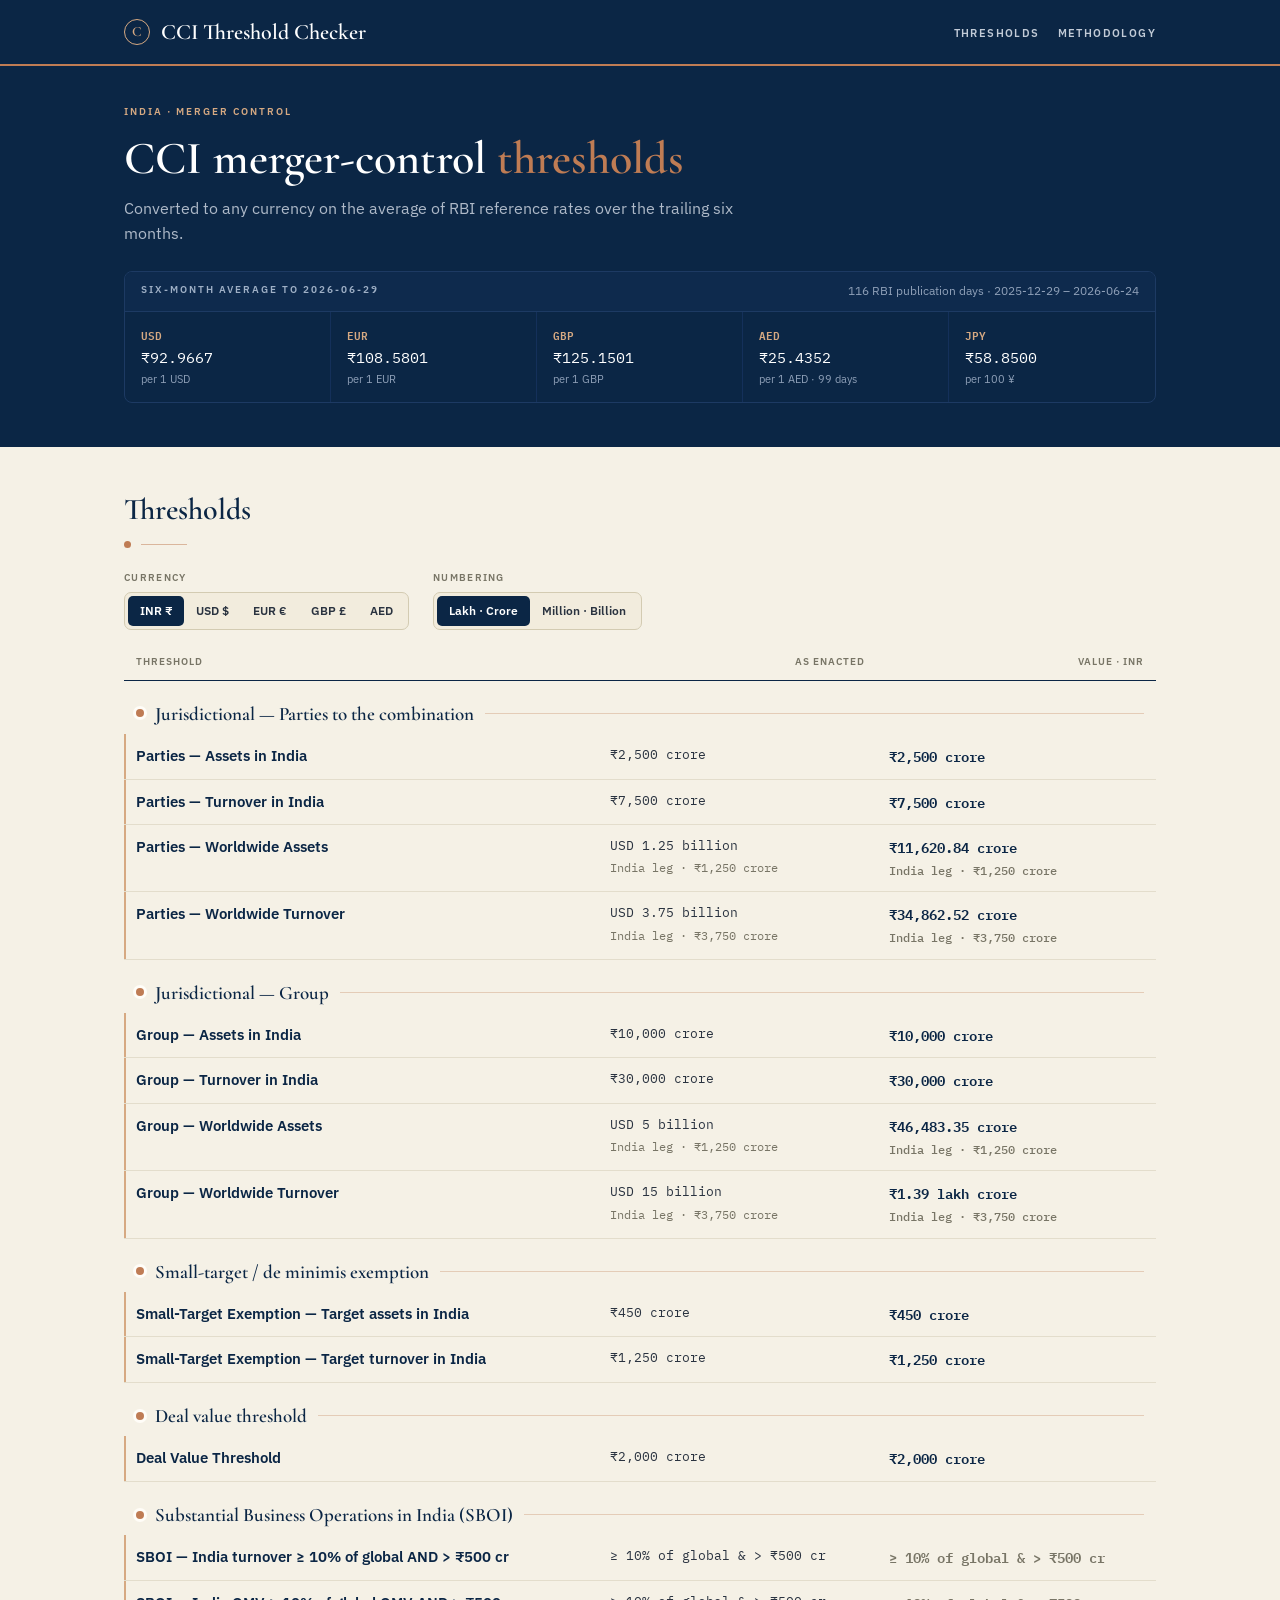
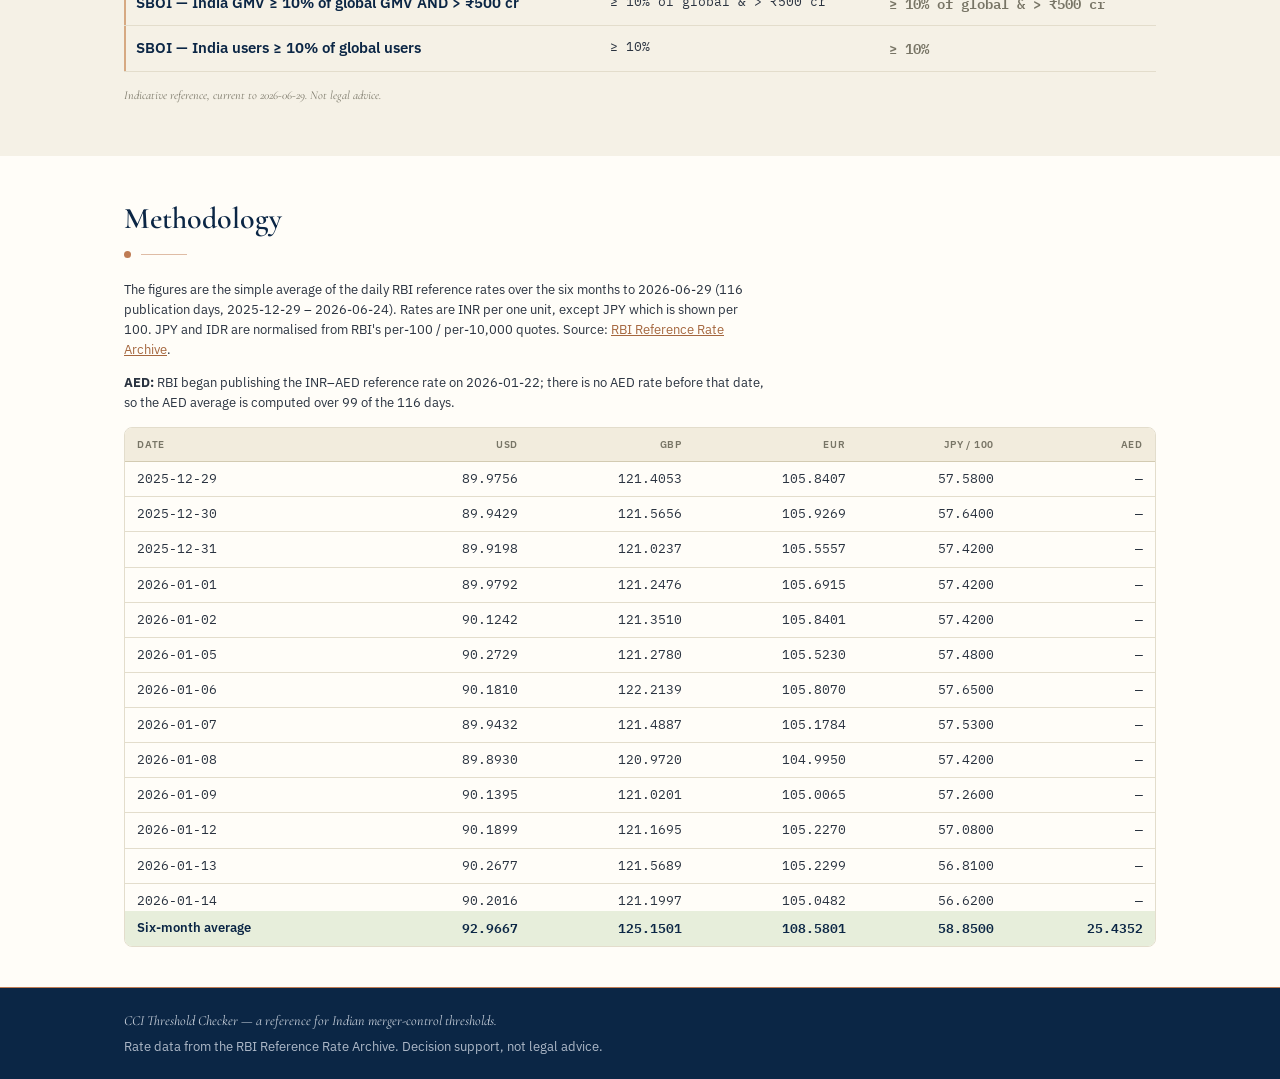
<file: public/index.html>
<!doctype html>
<html lang="en"><head>
<meta charset="utf-8"><meta name="viewport" content="width=device-width, initial-scale=1">
<title>CCI merger-control thresholds</title>
<meta name="description" content="CCI merger-control (Section 5) thresholds converted to any currency on the six-month average of RBI reference rates.">
<link rel="preconnect" href="https://fonts.googleapis.com"><link rel="preconnect" href="https://fonts.gstatic.com" crossorigin>
<link href="https://fonts.googleapis.com/css2?family=Cormorant+Garamond:ital,wght@0,500;0,600;1,600&family=IBM+Plex+Mono:wght@500;600&family=IBM+Plex+Sans:wght@400;600&display=swap" rel="stylesheet">
<style>
:root{--navy:#0b2645;--copper:#bf7c54;--copper2:#a5673f;--copperS:#d6a982;--sageBg:#e7eedb;--sageLine:#cdd9b8;--cream:#f5f1e6;--page:#fffdf8;--page2:#f2ecdd;--line:#e3ddcc;--line2:#d3cbb2;--ink:#0b2645;--ink2:#2a3340;--muted:#787566;
--serif:"Cormorant Garamond",Georgia,serif;--sans:"IBM Plex Sans",system-ui,sans-serif;--mono:"IBM Plex Mono",ui-monospace,monospace}
*{box-sizing:border-box}body{margin:0;font-family:var(--sans);color:var(--ink2);background:var(--cream);font-size:15px;line-height:1.55}
.wrap{max-width:1080px;margin:0 auto;padding:0 24px}a{color:var(--copper2)}
.mono{font-family:var(--mono);font-variant-numeric:tabular-nums}.num{text-align:right;white-space:nowrap}.muted{color:var(--muted)}
header.mh{background:var(--navy);color:#e7ecf2;border-bottom:2px solid var(--copper)}
.mh-in{display:flex;align-items:center;justify-content:space-between;min-height:64px;gap:16px;flex-wrap:wrap}
.brand{font-family:var(--serif);font-weight:600;font-size:22px;color:#fff;display:flex;align-items:center;gap:11px}
.seal{width:26px;height:26px;border:1px solid var(--copperS);border-radius:50%;display:flex;align-items:center;justify-content:center;color:var(--copperS);font-family:var(--serif);font-size:14px}
.mh nav a{color:#c2cbd7;font-size:11px;font-weight:600;letter-spacing:1.4px;text-transform:uppercase;margin-left:18px;text-decoration:none}
.mh nav a:hover{color:var(--copperS)}
.hero{background:var(--navy);color:#e7ecf2;padding:38px 0 44px}
.eyebrow{font-size:10px;letter-spacing:2px;text-transform:uppercase;color:var(--copperS);font-weight:600}
h1{font-family:var(--serif);font-weight:600;font-size:46px;line-height:1.05;margin:14px 0 0;color:#fff}
h1 .c{color:var(--copper)}
.sub{margin:14px 0 0;max-width:62ch;color:#aeb9c8;font-size:16px}
.rates{margin-top:26px;border:1px solid #1d3a63;border-radius:8px;overflow:hidden}
.rates .rh{padding:10px 16px;background:#0e2a4d;border-bottom:1px solid #1d3a63;display:flex;justify-content:space-between;gap:12px;flex-wrap:wrap}
.rates .rh .eyebrow{color:#9fb0c6}.rates .rh span.win{font-size:12px;color:#8fa0b8}
.rgrid{display:grid;grid-template-columns:repeat(auto-fit,minmax(150px,1fr))}
.rcell{padding:14px 16px;border-right:1px solid #14305a}.rcell:last-child{border-right:0}
.rcell .cc{font-family:var(--mono);font-size:11px;color:var(--copperS);font-weight:600}
.rcell .rv{font-family:var(--mono);font-size:15px;color:#fff;margin-top:3px}
.rcell .rs{font-size:10.5px;color:#8fa0b8;margin-top:2px}
section{padding:40px 0}#thresholds{background:var(--cream)}#methodology{background:var(--page)}
h2{font-family:var(--serif);font-weight:600;font-size:30px;color:var(--ink);margin:0 0 4px}
.dotrule{display:flex;align-items:center;gap:10px;margin:8px 0 22px}.dotrule .ln{height:1px;width:46px;background:var(--copper);opacity:.5}.dotrule .dt{width:7px;height:7px;border-radius:50%;background:var(--copper)}
.toolbar{display:flex;gap:24px;flex-wrap:wrap;margin:0 0 18px}
.tg .lbl{font-size:10px;letter-spacing:1.3px;text-transform:uppercase;color:var(--muted);font-weight:600;display:block;margin-bottom:6px}
.seg{display:inline-flex;background:var(--page2);border:1px solid var(--line2);border-radius:7px;padding:3px}
.seg button{font:inherit;font-size:12px;font-weight:600;cursor:pointer;border:0;background:transparent;color:var(--ink2);padding:6px 12px;border-radius:5px}
.seg button.on{background:var(--navy);color:#fff}
table.t{width:100%;border-collapse:collapse;font-size:14px}
table.t thead th{text-align:left;font-size:10px;text-transform:uppercase;letter-spacing:1px;color:var(--muted);font-weight:600;padding:6px 12px 10px;border-bottom:1px solid var(--navy)}
table.t thead th:last-child,table.t thead th:nth-child(2){text-align:right}
tr.cat td{padding:18px 12px 6px}
.sch{display:flex;align-items:center;gap:11px;font-family:var(--serif);font-weight:600;font-size:19px;color:var(--ink)}
.sch .d{width:8px;height:8px;border-radius:50%;background:var(--copper);box-shadow:0 0 0 3px var(--page)}
.sch .ln{flex:1;height:1px;background:var(--copper);opacity:.32}
tr.row td{padding:11px 12px;border-bottom:1px solid var(--line);vertical-align:top}
tr.row td:first-child{box-shadow:inset 2px 0 var(--copperS)}
.lab{font-size:14.5px;font-weight:600;color:var(--ink)}
.leg{font-size:12px;color:var(--muted);margin-top:4px}
.en{font-family:var(--mono);font-size:12.5px;color:var(--ink2)}
.en .legv{display:block;color:var(--muted);font-size:11.5px;margin-top:4px}
.val{font-family:var(--mono);font-weight:600;font-size:14px;color:var(--ink)}
.val .legv{display:block;color:var(--muted);font-weight:500;font-size:12px;margin-top:4px}
.foot-note{margin-top:14px;font-size:12px;color:var(--muted);font-style:italic;font-family:var(--serif)}
.mtable-wrap{max-height:520px;overflow:auto;border:1px solid var(--line);border-radius:8px;margin-top:8px}
table.m{width:100%;border-collapse:collapse;font-size:13px}
table.m thead th{position:sticky;top:0;background:var(--page2);text-align:right;font-size:10px;text-transform:uppercase;letter-spacing:.8px;color:var(--muted);font-weight:600;padding:9px 12px;border-bottom:1px solid var(--line2)}
table.m thead th:first-child{text-align:left}
table.m td{padding:7px 12px;border-bottom:1px solid var(--line)}
table.m tr.avg td{font-weight:600;color:var(--ink);background:var(--sageBg);border-top:2px solid var(--copper);position:sticky;bottom:0}
table.m tr.avg td:first-child{font-family:var(--sans)}
.mcap{font-size:13px;color:var(--ink2);max-width:80ch}
footer{background:var(--navy);color:#aeb9c8;border-top:1px solid var(--copper);padding:22px 0;font-size:12.5px}
footer .dis{font-family:var(--serif);font-style:italic;color:#c8d0db;font-size:14px}
@media(max-width:620px){h1{font-size:33px}h2{font-size:24px}.mh nav a{margin-left:12px}}
</style></head>
<body>
<header class="mh"><div class="wrap mh-in">
  <div class="brand"><span class="seal">C</span>CCI Threshold Checker</div>
  <nav><a href="#thresholds">Thresholds</a><a href="#methodology">Methodology</a></nav>
</div></header>

<div class="hero"><div class="wrap">
  <div class="eyebrow">India · merger control</div>
  <h1>CCI merger-control <span class="c">thresholds</span></h1>
  <p class="sub">Converted to any currency on the average of RBI reference rates over the trailing six months.</p>
  <div class="rates">
    <div class="rh"><span class="eyebrow">Six-month average to 2026-06-29</span><span class="win">116 RBI publication days · 2025-12-29 – 2026-06-24</span></div>
    <div class="rgrid"><div class='rcell'><div class='cc'>USD</div><div class='rv'>₹92.9667</div><div class='rs'>per 1 USD</div></div><div class='rcell'><div class='cc'>EUR</div><div class='rv'>₹108.5801</div><div class='rs'>per 1 EUR</div></div><div class='rcell'><div class='cc'>GBP</div><div class='rv'>₹125.1501</div><div class='rs'>per 1 GBP</div></div><div class='rcell'><div class='cc'>AED</div><div class='rv'>₹25.4352</div><div class='rs'>per 1 AED · 99 days</div></div><div class='rcell'><div class='cc'>JPY</div><div class='rv'>₹58.8500</div><div class='rs'>per 100 ¥</div></div></div>
  </div>
</div></div>

<section id="thresholds"><div class="wrap">
  <h2>Thresholds</h2><div class="dotrule"><span class="dt"></span><span class="ln"></span></div>
  <div class="toolbar">
    <div class="tg"><span class="lbl">Currency</span><div class="seg" id="ccy"><button data-c='INR' class='on'>INR ₹</button><button data-c='USD' class=''>USD $</button><button data-c='EUR' class=''>EUR €</button><button data-c='GBP' class=''>GBP £</button><button data-c='AED' class=''>AED</button></div></div>
    <div class="tg"><span class="lbl">Numbering</span><div class="seg" id="num"><button data-s="inr" class="on">Lakh · Crore</button><button data-s="intl">Million · Billion</button></div></div>
  </div>
  <table class="t"><thead><tr><th>Threshold</th><th>As enacted</th><th id="valhead">Value · INR</th></tr></thead><tbody id="tbody"></tbody></table>
  <p class="foot-note">Indicative reference, current to 2026-06-29. Not legal advice.</p>
</div></section>

<section id="methodology"><div class="wrap">
  <h2>Methodology</h2><div class="dotrule"><span class="dt"></span><span class="ln"></span></div>
  <p class="mcap">The figures are the simple average of the daily RBI reference rates over the six months to 2026-06-29 (116 publication days, 2025-12-29 – 2026-06-24). Rates are INR per one unit, except JPY which is shown per 100. JPY and IDR are normalised from RBI's per-100 / per-10,000 quotes. Source: <a href="https://www.rbi.org.in/scripts/referenceratearchive.aspx">RBI Reference Rate Archive</a>.</p>
  <p class="mcap" style="margin-top:10px"><strong>AED:</strong> RBI began publishing the INR–AED reference rate on 2026-01-22; there is no AED rate before that date, so the AED average is computed over 99 of the 116 days.</p>
  <div class="mtable-wrap"><table class="m"><thead><tr><th>Date</th><th>USD</th><th>GBP</th><th>EUR</th><th>JPY / 100</th><th>AED</th></tr></thead>
  <tbody><tr><td class='mono'>2025-12-29</td><td class='mono num'>89.9756</td><td class='mono num'>121.4053</td><td class='mono num'>105.8407</td><td class='mono num'>57.5800</td><td class='mono num'>—</td></tr>
<tr><td class='mono'>2025-12-30</td><td class='mono num'>89.9429</td><td class='mono num'>121.5656</td><td class='mono num'>105.9269</td><td class='mono num'>57.6400</td><td class='mono num'>—</td></tr>
<tr><td class='mono'>2025-12-31</td><td class='mono num'>89.9198</td><td class='mono num'>121.0237</td><td class='mono num'>105.5557</td><td class='mono num'>57.4200</td><td class='mono num'>—</td></tr>
<tr><td class='mono'>2026-01-01</td><td class='mono num'>89.9792</td><td class='mono num'>121.2476</td><td class='mono num'>105.6915</td><td class='mono num'>57.4200</td><td class='mono num'>—</td></tr>
<tr><td class='mono'>2026-01-02</td><td class='mono num'>90.1242</td><td class='mono num'>121.3510</td><td class='mono num'>105.8401</td><td class='mono num'>57.4200</td><td class='mono num'>—</td></tr>
<tr><td class='mono'>2026-01-05</td><td class='mono num'>90.2729</td><td class='mono num'>121.2780</td><td class='mono num'>105.5230</td><td class='mono num'>57.4800</td><td class='mono num'>—</td></tr>
<tr><td class='mono'>2026-01-06</td><td class='mono num'>90.1810</td><td class='mono num'>122.2139</td><td class='mono num'>105.8070</td><td class='mono num'>57.6500</td><td class='mono num'>—</td></tr>
<tr><td class='mono'>2026-01-07</td><td class='mono num'>89.9432</td><td class='mono num'>121.4887</td><td class='mono num'>105.1784</td><td class='mono num'>57.5300</td><td class='mono num'>—</td></tr>
<tr><td class='mono'>2026-01-08</td><td class='mono num'>89.8930</td><td class='mono num'>120.9720</td><td class='mono num'>104.9950</td><td class='mono num'>57.4200</td><td class='mono num'>—</td></tr>
<tr><td class='mono'>2026-01-09</td><td class='mono num'>90.1395</td><td class='mono num'>121.0201</td><td class='mono num'>105.0065</td><td class='mono num'>57.2600</td><td class='mono num'>—</td></tr>
<tr><td class='mono'>2026-01-12</td><td class='mono num'>90.1899</td><td class='mono num'>121.1695</td><td class='mono num'>105.2270</td><td class='mono num'>57.0800</td><td class='mono num'>—</td></tr>
<tr><td class='mono'>2026-01-13</td><td class='mono num'>90.2677</td><td class='mono num'>121.5689</td><td class='mono num'>105.2299</td><td class='mono num'>56.8100</td><td class='mono num'>—</td></tr>
<tr><td class='mono'>2026-01-14</td><td class='mono num'>90.2016</td><td class='mono num'>121.1997</td><td class='mono num'>105.0482</td><td class='mono num'>56.6200</td><td class='mono num'>—</td></tr>
<tr><td class='mono'>2026-01-16</td><td class='mono num'>90.6497</td><td class='mono num'>121.3147</td><td class='mono num'>105.2244</td><td class='mono num'>57.2400</td><td class='mono num'>—</td></tr>
<tr><td class='mono'>2026-01-19</td><td class='mono num'>90.9705</td><td class='mono num'>121.8841</td><td class='mono num'>105.7769</td><td class='mono num'>57.6400</td><td class='mono num'>—</td></tr>
<tr><td class='mono'>2026-01-20</td><td class='mono num'>91.0356</td><td class='mono num'>122.3257</td><td class='mono num'>106.1918</td><td class='mono num'>57.4800</td><td class='mono num'>—</td></tr>
<tr><td class='mono'>2026-01-21</td><td class='mono num'>91.5500</td><td class='mono num'>123.0347</td><td class='mono num'>107.3106</td><td class='mono num'>57.8900</td><td class='mono num'>—</td></tr>
<tr><td class='mono'>2026-01-22</td><td class='mono num'>91.5826</td><td class='mono num'>122.9484</td><td class='mono num'>107.0552</td><td class='mono num'>57.6700</td><td class='mono num'>24.9345</td></tr>
<tr><td class='mono'>2026-01-23</td><td class='mono num'>91.6195</td><td class='mono num'>123.6246</td><td class='mono num'>107.6211</td><td class='mono num'>57.7500</td><td class='mono num'>24.9446</td></tr>
<tr><td class='mono'>2026-01-27</td><td class='mono num'>91.8244</td><td class='mono num'>125.6856</td><td class='mono num'>109.0635</td><td class='mono num'>59.4500</td><td class='mono num'>25.0001</td></tr>
<tr><td class='mono'>2026-01-28</td><td class='mono num'>91.6945</td><td class='mono num'>126.5946</td><td class='mono num'>109.9869</td><td class='mono num'>60.0600</td><td class='mono num'>24.9650</td></tr>
<tr><td class='mono'>2026-01-29</td><td class='mono num'>91.9644</td><td class='mono num'>127.2530</td><td class='mono num'>110.2273</td><td class='mono num'>60.0800</td><td class='mono num'>25.0381</td></tr>
<tr><td class='mono'>2026-01-30</td><td class='mono num'>91.8983</td><td class='mono num'>126.3834</td><td class='mono num'>109.5661</td><td class='mono num'>59.7200</td><td class='mono num'>25.0204</td></tr>
<tr><td class='mono'>2026-02-02</td><td class='mono num'>91.6443</td><td class='mono num'>125.2429</td><td class='mono num'>108.5692</td><td class='mono num'>59.2000</td><td class='mono num'>24.9512</td></tr>
<tr><td class='mono'>2026-02-03</td><td class='mono num'>90.4495</td><td class='mono num'>123.8875</td><td class='mono num'>106.8558</td><td class='mono num'>58.1900</td><td class='mono num'>24.6259</td></tr>
<tr><td class='mono'>2026-02-04</td><td class='mono num'>90.4693</td><td class='mono num'>124.1106</td><td class='mono num'>107.0559</td><td class='mono num'>57.8900</td><td class='mono num'>24.6313</td></tr>
<tr><td class='mono'>2026-02-05</td><td class='mono num'>90.3957</td><td class='mono num'>123.0328</td><td class='mono num'>106.5488</td><td class='mono num'>57.6000</td><td class='mono num'>24.6110</td></tr>
<tr><td class='mono'>2026-02-06</td><td class='mono num'>90.4163</td><td class='mono num'>122.7431</td><td class='mono num'>106.6864</td><td class='mono num'>57.6400</td><td class='mono num'>24.6171</td></tr>
<tr><td class='mono'>2026-02-09</td><td class='mono num'>90.4006</td><td class='mono num'>123.0834</td><td class='mono num'>107.0458</td><td class='mono num'>57.7700</td><td class='mono num'>24.6121</td></tr>
<tr><td class='mono'>2026-02-10</td><td class='mono num'>90.5773</td><td class='mono num'>123.8614</td><td class='mono num'>107.8697</td><td class='mono num'>58.3100</td><td class='mono num'>24.6606</td></tr>
<tr><td class='mono'>2026-02-11</td><td class='mono num'>90.5675</td><td class='mono num'>123.8384</td><td class='mono num'>107.9643</td><td class='mono num'>59.2100</td><td class='mono num'>24.6578</td></tr>
<tr><td class='mono'>2026-02-12</td><td class='mono num'>90.5947</td><td class='mono num'>123.3580</td><td class='mono num'>107.4459</td><td class='mono num'>59.1000</td><td class='mono num'>24.6650</td></tr>
<tr><td class='mono'>2026-02-13</td><td class='mono num'>90.7415</td><td class='mono num'>123.4459</td><td class='mono num'>107.6218</td><td class='mono num'>59.2000</td><td class='mono num'>24.7063</td></tr>
<tr><td class='mono'>2026-02-16</td><td class='mono num'>90.7125</td><td class='mono num'>123.7572</td><td class='mono num'>107.6497</td><td class='mono num'>59.2400</td><td class='mono num'>24.6975</td></tr>
<tr><td class='mono'>2026-02-17</td><td class='mono num'>90.7744</td><td class='mono num'>123.5706</td><td class='mono num'>107.5205</td><td class='mono num'>59.3800</td><td class='mono num'>24.7141</td></tr>
<tr><td class='mono'>2026-02-18</td><td class='mono num'>90.6669</td><td class='mono num'>122.9262</td><td class='mono num'>107.3901</td><td class='mono num'>59.0900</td><td class='mono num'>24.6855</td></tr>
<tr><td class='mono'>2026-02-20</td><td class='mono num'>90.9518</td><td class='mono num'>122.2938</td><td class='mono num'>106.9060</td><td class='mono num'>58.6000</td><td class='mono num'>24.7625</td></tr>
<tr><td class='mono'>2026-02-23</td><td class='mono num'>90.7461</td><td class='mono num'>122.7444</td><td class='mono num'>107.3042</td><td class='mono num'>58.8000</td><td class='mono num'>24.7063</td></tr>
<tr><td class='mono'>2026-02-24</td><td class='mono num'>90.9661</td><td class='mono num'>122.7024</td><td class='mono num'>107.1562</td><td class='mono num'>58.6500</td><td class='mono num'>24.7661</td></tr>
<tr><td class='mono'>2026-02-25</td><td class='mono num'>90.9502</td><td class='mono num'>123.0144</td><td class='mono num'>107.3594</td><td class='mono num'>58.4400</td><td class='mono num'>24.7619</td></tr>
<tr><td class='mono'>2026-02-26</td><td class='mono num'>90.9072</td><td class='mono num'>123.2532</td><td class='mono num'>107.4432</td><td class='mono num'>58.2700</td><td class='mono num'>24.7503</td></tr>
<tr><td class='mono'>2026-02-27</td><td class='mono num'>90.9542</td><td class='mono num'>122.5408</td><td class='mono num'>107.3654</td><td class='mono num'>58.3400</td><td class='mono num'>24.7628</td></tr>
<tr><td class='mono'>2026-03-02</td><td class='mono num'>91.4514</td><td class='mono num'>122.4449</td><td class='mono num'>107.3920</td><td class='mono num'>58.2600</td><td class='mono num'>24.8983</td></tr>
<tr><td class='mono'>2026-03-04</td><td class='mono num'>92.2828</td><td class='mono num'>122.8622</td><td class='mono num'>107.0124</td><td class='mono num'>58.5500</td><td class='mono num'>25.1243</td></tr>
<tr><td class='mono'>2026-03-05</td><td class='mono num'>91.6275</td><td class='mono num'>122.0460</td><td class='mono num'>106.2635</td><td class='mono num'>58.3100</td><td class='mono num'>24.9462</td></tr>
<tr><td class='mono'>2026-03-06</td><td class='mono num'>91.6829</td><td class='mono num'>122.4932</td><td class='mono num'>106.4139</td><td class='mono num'>58.0800</td><td class='mono num'>24.9615</td></tr>
<tr><td class='mono'>2026-03-09</td><td class='mono num'>92.2639</td><td class='mono num'>122.9121</td><td class='mono num'>106.5882</td><td class='mono num'>58.1800</td><td class='mono num'>25.1194</td></tr>
<tr><td class='mono'>2026-03-10</td><td class='mono num'>92.0174</td><td class='mono num'>123.6990</td><td class='mono num'>106.9960</td><td class='mono num'>58.4000</td><td class='mono num'>25.0520</td></tr>
<tr><td class='mono'>2026-03-11</td><td class='mono num'>91.9257</td><td class='mono num'>123.6425</td><td class='mono num'>106.9611</td><td class='mono num'>58.2100</td><td class='mono num'>25.0276</td></tr>
<tr><td class='mono'>2026-03-12</td><td class='mono num'>92.3530</td><td class='mono num'>123.4655</td><td class='mono num'>106.6197</td><td class='mono num'>58.0700</td><td class='mono num'>25.1431</td></tr>
<tr><td class='mono'>2026-03-13</td><td class='mono num'>92.4405</td><td class='mono num'>123.2035</td><td class='mono num'>106.3072</td><td class='mono num'>57.9900</td><td class='mono num'>25.1669</td></tr>
<tr><td class='mono'>2026-03-16</td><td class='mono num'>92.3966</td><td class='mono num'>122.3707</td><td class='mono num'>105.5896</td><td class='mono num'>57.9900</td><td class='mono num'>25.1551</td></tr>
<tr><td class='mono'>2026-03-17</td><td class='mono num'>92.4570</td><td class='mono num'>122.8267</td><td class='mono num'>106.0950</td><td class='mono num'>57.9900</td><td class='mono num'>25.1713</td></tr>
<tr><td class='mono'>2026-03-18</td><td class='mono num'>92.4514</td><td class='mono num'>123.6371</td><td class='mono num'>106.7616</td><td class='mono num'>58.2900</td><td class='mono num'>25.1698</td></tr>
<tr><td class='mono'>2026-03-20</td><td class='mono num'>93.3483</td><td class='mono num'>125.1564</td><td class='mono num'>107.9436</td><td class='mono num'>58.9400</td><td class='mono num'>25.4135</td></tr>
<tr><td class='mono'>2026-03-23</td><td class='mono num'>93.8980</td><td class='mono num'>124.8167</td><td class='mono num'>108.2231</td><td class='mono num'>58.8300</td><td class='mono num'>25.5642</td></tr>
<tr><td class='mono'>2026-03-24</td><td class='mono num'>93.8792</td><td class='mono num'>125.8263</td><td class='mono num'>108.7403</td><td class='mono num'>59.1600</td><td class='mono num'>25.5583</td></tr>
<tr><td class='mono'>2026-03-25</td><td class='mono num'>93.9657</td><td class='mono num'>125.7631</td><td class='mono num'>108.9488</td><td class='mono num'>59.1000</td><td class='mono num'>25.5818</td></tr>
<tr><td class='mono'>2026-03-27</td><td class='mono num'>94.5988</td><td class='mono num'>126.1986</td><td class='mono num'>109.1594</td><td class='mono num'>59.2600</td><td class='mono num'>25.7542</td></tr>
<tr><td class='mono'>2026-03-30</td><td class='mono num'>94.6543</td><td class='mono num'>125.6347</td><td class='mono num'>109.0064</td><td class='mono num'>59.2500</td><td class='mono num'>25.7694</td></tr>
<tr><td class='mono'>2026-04-02</td><td class='mono num'>93.2088</td><td class='mono num'>123.1854</td><td class='mono num'>107.4828</td><td class='mono num'>58.4900</td><td class='mono num'>25.3762</td></tr>
<tr><td class='mono'>2026-04-06</td><td class='mono num'>93.0591</td><td class='mono num'>122.9919</td><td class='mono num'>107.2568</td><td class='mono num'>58.3200</td><td class='mono num'>25.3346</td></tr>
<tr><td class='mono'>2026-04-07</td><td class='mono num'>92.9625</td><td class='mono num'>123.0780</td><td class='mono num'>107.2632</td><td class='mono num'>58.1800</td><td class='mono num'>25.3090</td></tr>
<tr><td class='mono'>2026-04-08</td><td class='mono num'>92.5586</td><td class='mono num'>124.3019</td><td class='mono num'>108.1985</td><td class='mono num'>58.4900</td><td class='mono num'>25.1995</td></tr>
<tr><td class='mono'>2026-04-09</td><td class='mono num'>92.7129</td><td class='mono num'>124.1364</td><td class='mono num'>108.0921</td><td class='mono num'>58.3600</td><td class='mono num'>25.2413</td></tr>
<tr><td class='mono'>2026-04-10</td><td class='mono num'>92.6492</td><td class='mono num'>124.3124</td><td class='mono num'>108.2760</td><td class='mono num'>58.1600</td><td class='mono num'>25.2239</td></tr>
<tr><td class='mono'>2026-04-13</td><td class='mono num'>93.3684</td><td class='mono num'>125.2176</td><td class='mono num'>109.1539</td><td class='mono num'>58.4900</td><td class='mono num'>25.4212</td></tr>
<tr><td class='mono'>2026-04-15</td><td class='mono num'>93.3885</td><td class='mono num'>126.6877</td><td class='mono num'>110.1156</td><td class='mono num'>58.7600</td><td class='mono num'>25.4247</td></tr>
<tr><td class='mono'>2026-04-16</td><td class='mono num'>93.3370</td><td class='mono num'>126.6340</td><td class='mono num'>110.1041</td><td class='mono num'>58.7400</td><td class='mono num'>25.4112</td></tr>
<tr><td class='mono'>2026-04-17</td><td class='mono num'>92.7235</td><td class='mono num'>125.2738</td><td class='mono num'>109.1992</td><td class='mono num'>58.1400</td><td class='mono num'>25.2439</td></tr>
<tr><td class='mono'>2026-04-20</td><td class='mono num'>93.0681</td><td class='mono num'>125.5147</td><td class='mono num'>109.3618</td><td class='mono num'>58.5500</td><td class='mono num'>25.3378</td></tr>
<tr><td class='mono'>2026-04-21</td><td class='mono num'>93.4404</td><td class='mono num'>126.3252</td><td class='mono num'>110.0167</td><td class='mono num'>58.8300</td><td class='mono num'>25.4392</td></tr>
<tr><td class='mono'>2026-04-22</td><td class='mono num'>93.8351</td><td class='mono num'>126.8425</td><td class='mono num'>110.2569</td><td class='mono num'>58.9500</td><td class='mono num'>25.5464</td></tr>
<tr><td class='mono'>2026-04-23</td><td class='mono num'>94.0802</td><td class='mono num'>126.9568</td><td class='mono num'>110.1428</td><td class='mono num'>58.9300</td><td class='mono num'>25.6149</td></tr>
<tr><td class='mono'>2026-04-24</td><td class='mono num'>94.2958</td><td class='mono num'>126.9467</td><td class='mono num'>110.1362</td><td class='mono num'>59.0200</td><td class='mono num'>25.6716</td></tr>
<tr><td class='mono'>2026-04-27</td><td class='mono num'>94.2168</td><td class='mono num'>127.5287</td><td class='mono num'>110.4654</td><td class='mono num'>59.1400</td><td class='mono num'>25.6506</td></tr>
<tr><td class='mono'>2026-04-28</td><td class='mono num'>94.5210</td><td class='mono num'>127.7483</td><td class='mono num'>110.6179</td><td class='mono num'>59.3600</td><td class='mono num'>25.7333</td></tr>
<tr><td class='mono'>2026-04-29</td><td class='mono num'>94.7870</td><td class='mono num'>127.9454</td><td class='mono num'>110.8844</td><td class='mono num'>59.3400</td><td class='mono num'>25.8061</td></tr>
<tr><td class='mono'>2026-04-30</td><td class='mono num'>95.2417</td><td class='mono num'>128.1953</td><td class='mono num'>111.0683</td><td class='mono num'>59.2800</td><td class='mono num'>25.9303</td></tr>
<tr><td class='mono'>2026-05-04</td><td class='mono num'>94.9432</td><td class='mono num'>129.0329</td><td class='mono num'>111.3918</td><td class='mono num'>60.5300</td><td class='mono num'>25.8489</td></tr>
<tr><td class='mono'>2026-05-05</td><td class='mono num'>95.3602</td><td class='mono num'>129.0020</td><td class='mono num'>111.4392</td><td class='mono num'>60.6400</td><td class='mono num'>25.9628</td></tr>
<tr><td class='mono'>2026-05-06</td><td class='mono num'>95.1643</td><td class='mono num'>129.2744</td><td class='mono num'>111.6474</td><td class='mono num'>60.8400</td><td class='mono num'>25.9095</td></tr>
<tr><td class='mono'>2026-05-07</td><td class='mono num'>94.7759</td><td class='mono num'>128.8529</td><td class='mono num'>111.3522</td><td class='mono num'>60.6100</td><td class='mono num'>25.8040</td></tr>
<tr><td class='mono'>2026-05-08</td><td class='mono num'>94.4365</td><td class='mono num'>128.3096</td><td class='mono num'>110.9213</td><td class='mono num'>60.2400</td><td class='mono num'>25.7116</td></tr>
<tr><td class='mono'>2026-05-11</td><td class='mono num'>95.2029</td><td class='mono num'>129.3826</td><td class='mono num'>111.9262</td><td class='mono num'>60.6000</td><td class='mono num'>25.9200</td></tr>
<tr><td class='mono'>2026-05-12</td><td class='mono num'>95.5564</td><td class='mono num'>129.5732</td><td class='mono num'>112.3418</td><td class='mono num'>60.7100</td><td class='mono num'>26.0164</td></tr>
<tr><td class='mono'>2026-05-13</td><td class='mono num'>95.6536</td><td class='mono num'>129.5558</td><td class='mono num'>112.2010</td><td class='mono num'>60.6500</td><td class='mono num'>26.0431</td></tr>
<tr><td class='mono'>2026-05-14</td><td class='mono num'>95.7529</td><td class='mono num'>129.5071</td><td class='mono num'>112.1879</td><td class='mono num'>60.6500</td><td class='mono num'>26.0704</td></tr>
<tr><td class='mono'>2026-05-15</td><td class='mono num'>95.9255</td><td class='mono num'>128.0912</td><td class='mono num'>111.6336</td><td class='mono num'>60.5400</td><td class='mono num'>26.1169</td></tr>
<tr><td class='mono'>2026-05-18</td><td class='mono num'>96.2948</td><td class='mono num'>128.5439</td><td class='mono num'>112.0416</td><td class='mono num'>60.6100</td><td class='mono num'>26.2175</td></tr>
<tr><td class='mono'>2026-05-19</td><td class='mono num'>96.3450</td><td class='mono num'>129.2263</td><td class='mono num'>112.1758</td><td class='mono num'>60.5800</td><td class='mono num'>26.2313</td></tr>
<tr><td class='mono'>2026-05-20</td><td class='mono num'>96.8441</td><td class='mono num'>129.7711</td><td class='mono num'>112.3727</td><td class='mono num'>60.9400</td><td class='mono num'>26.3671</td></tr>
<tr><td class='mono'>2026-05-21</td><td class='mono num'>96.3172</td><td class='mono num'>129.3900</td><td class='mono num'>111.9386</td><td class='mono num'>60.5600</td><td class='mono num'>26.2238</td></tr>
<tr><td class='mono'>2026-05-22</td><td class='mono num'>95.9588</td><td class='mono num'>128.7901</td><td class='mono num'>111.3903</td><td class='mono num'>60.3100</td><td class='mono num'>26.1259</td></tr>
<tr><td class='mono'>2026-05-25</td><td class='mono num'>95.2047</td><td class='mono num'>128.3486</td><td class='mono num'>110.8157</td><td class='mono num'>59.9100</td><td class='mono num'>25.9207</td></tr>
<tr><td class='mono'>2026-05-26</td><td class='mono num'>95.4437</td><td class='mono num'>128.6416</td><td class='mono num'>111.0507</td><td class='mono num'>60.0000</td><td class='mono num'>25.9854</td></tr>
<tr><td class='mono'>2026-05-27</td><td class='mono num'>95.7883</td><td class='mono num'>128.8021</td><td class='mono num'>111.4937</td><td class='mono num'>60.1100</td><td class='mono num'>26.0792</td></tr>
<tr><td class='mono'>2026-05-29</td><td class='mono num'>95.3845</td><td class='mono num'>128.1841</td><td class='mono num'>111.1102</td><td class='mono num'>59.8900</td><td class='mono num'>25.9697</td></tr>
<tr><td class='mono'>2026-06-01</td><td class='mono num'>94.8913</td><td class='mono num'>127.7718</td><td class='mono num'>110.5895</td><td class='mono num'>59.5000</td><td class='mono num'>25.8350</td></tr>
<tr><td class='mono'>2026-06-02</td><td class='mono num'>95.1702</td><td class='mono num'>128.2602</td><td class='mono num'>110.8663</td><td class='mono num'>59.5800</td><td class='mono num'>25.9114</td></tr>
<tr><td class='mono'>2026-06-03</td><td class='mono num'>95.7795</td><td class='mono num'>128.7819</td><td class='mono num'>111.2645</td><td class='mono num'>59.8800</td><td class='mono num'>26.0768</td></tr>
<tr><td class='mono'>2026-06-04</td><td class='mono num'>95.7425</td><td class='mono num'>128.6045</td><td class='mono num'>111.1877</td><td class='mono num'>59.8900</td><td class='mono num'>26.0670</td></tr>
<tr><td class='mono'>2026-06-05</td><td class='mono num'>95.3996</td><td class='mono num'>128.1064</td><td class='mono num'>110.8314</td><td class='mono num'>59.6400</td><td class='mono num'>25.9736</td></tr>
<tr><td class='mono'>2026-06-08</td><td class='mono num'>95.6198</td><td class='mono num'>127.4102</td><td class='mono num'>110.1444</td><td class='mono num'>59.6600</td><td class='mono num'>26.0335</td></tr>
<tr><td class='mono'>2026-06-09</td><td class='mono num'>95.6359</td><td class='mono num'>127.8856</td><td class='mono num'>110.4716</td><td class='mono num'>59.7400</td><td class='mono num'>26.0379</td></tr>
<tr><td class='mono'>2026-06-10</td><td class='mono num'>95.1855</td><td class='mono num'>127.4635</td><td class='mono num'>109.9634</td><td class='mono num'>59.3500</td><td class='mono num'>25.9156</td></tr>
<tr><td class='mono'>2026-06-11</td><td class='mono num'>95.7205</td><td class='mono num'>128.0491</td><td class='mono num'>110.5017</td><td class='mono num'>59.6100</td><td class='mono num'>26.0607</td></tr>
<tr><td class='mono'>2026-06-12</td><td class='mono num'>95.3825</td><td class='mono num'>127.8367</td><td class='mono num'>110.3607</td><td class='mono num'>59.5000</td><td class='mono num'>25.9693</td></tr>
<tr><td class='mono'>2026-06-15</td><td class='mono num'>94.6772</td><td class='mono num'>127.3124</td><td class='mono num'>109.9108</td><td class='mono num'>59.1300</td><td class='mono num'>25.7758</td></tr>
<tr><td class='mono'>2026-06-16</td><td class='mono num'>94.6992</td><td class='mono num'>126.9121</td><td class='mono num'>109.6951</td><td class='mono num'>59.1100</td><td class='mono num'>25.7834</td></tr>
<tr><td class='mono'>2026-06-17</td><td class='mono num'>94.3758</td><td class='mono num'>126.5988</td><td class='mono num'>109.5401</td><td class='mono num'>58.8900</td><td class='mono num'>25.6948</td></tr>
<tr><td class='mono'>2026-06-18</td><td class='mono num'>94.2795</td><td class='mono num'>125.5841</td><td class='mono num'>108.6534</td><td class='mono num'>58.6900</td><td class='mono num'>25.6691</td></tr>
<tr><td class='mono'>2026-06-19</td><td class='mono num'>94.4735</td><td class='mono num'>124.6036</td><td class='mono num'>108.0273</td><td class='mono num'>58.5500</td><td class='mono num'>25.7221</td></tr>
<tr><td class='mono'>2026-06-22</td><td class='mono num'>94.4938</td><td class='mono num'>124.8528</td><td class='mono num'>108.2543</td><td class='mono num'>58.4600</td><td class='mono num'>25.7273</td></tr>
<tr><td class='mono'>2026-06-23</td><td class='mono num'>94.7064</td><td class='mono num'>125.3897</td><td class='mono num'>108.2008</td><td class='mono num'>58.5800</td><td class='mono num'>25.7856</td></tr>
<tr><td class='mono'>2026-06-24</td><td class='mono num'>94.6980</td><td class='mono num'>124.9322</td><td class='mono num'>107.6344</td><td class='mono num'>58.5700</td><td class='mono num'>25.7826</td></tr></tbody><tfoot><tr class='avg'><td>Six-month average</td><td class='mono num'>92.9667</td><td class='mono num'>125.1501</td><td class='mono num'>108.5801</td><td class='mono num'>58.8500</td><td class='mono num'>25.4352</td></tr></tfoot></table></div>
</div></section>

<footer><div class="wrap"><div class="dis">CCI Threshold Checker — a reference for Indian merger-control thresholds.</div>
<div style="margin-top:6px">Rate data from the RBI Reference Rate Archive. Decision support, not legal advice.</div></div></footer>

<script>
const DATA = {"rates": {"USD": 92.9667, "GBP": 125.1501, "EUR": 108.5801, "JPY": 0.5885, "AED": 25.4352, "IDR": 0.0054}, "thresholds": [{"category": "jurisdictional_parties", "label": "Parties — Assets in India", "statutory": "₹2,500 crore", "value_inr": 25000000000.0, "kind": "monetary", "india_leg_inr": null, "india_leg_statutory": null}, {"category": "jurisdictional_parties", "label": "Parties — Turnover in India", "statutory": "₹7,500 crore", "value_inr": 75000000000.0, "kind": "monetary", "india_leg_inr": null, "india_leg_statutory": null}, {"category": "jurisdictional_parties", "label": "Parties — Worldwide Assets", "statutory": "USD 1.25 billion", "value_inr": 116208386853.45, "kind": "monetary", "india_leg_inr": 12500000000.0, "india_leg_statutory": "₹1,250 crore"}, {"category": "jurisdictional_parties", "label": "Parties — Worldwide Turnover", "statutory": "USD 3.75 billion", "value_inr": 348625160560.34, "kind": "monetary", "india_leg_inr": 37500000000.0, "india_leg_statutory": "₹3,750 crore"}, {"category": "jurisdictional_group", "label": "Group — Assets in India", "statutory": "₹10,000 crore", "value_inr": 100000000000.0, "kind": "monetary", "india_leg_inr": null, "india_leg_statutory": null}, {"category": "jurisdictional_group", "label": "Group — Turnover in India", "statutory": "₹30,000 crore", "value_inr": 300000000000.0, "kind": "monetary", "india_leg_inr": null, "india_leg_statutory": null}, {"category": "jurisdictional_group", "label": "Group — Worldwide Assets", "statutory": "USD 5 billion", "value_inr": 464833547413.79, "kind": "monetary", "india_leg_inr": 12500000000.0, "india_leg_statutory": "₹1,250 crore"}, {"category": "jurisdictional_group", "label": "Group — Worldwide Turnover", "statutory": "USD 15 billion", "value_inr": 1394500642241.38, "kind": "monetary", "india_leg_inr": 37500000000.0, "india_leg_statutory": "₹3,750 crore"}, {"category": "de_minimis", "label": "Small-Target Exemption — Target assets in India", "statutory": "₹450 crore", "value_inr": 4500000000.0, "kind": "monetary", "india_leg_inr": null, "india_leg_statutory": null}, {"category": "de_minimis", "label": "Small-Target Exemption — Target turnover in India", "statutory": "₹1,250 crore", "value_inr": 12500000000.0, "kind": "monetary", "india_leg_inr": null, "india_leg_statutory": null}, {"category": "deal_value", "label": "Deal Value Threshold", "statutory": "₹2,000 crore", "value_inr": 20000000000.0, "kind": "monetary", "india_leg_inr": null, "india_leg_statutory": null}, {"category": "sbo", "label": "SBOI — India turnover ≥ 10% of global AND > ₹500 cr", "statutory": "≥ 10% of global & > ₹500 cr", "value_inr": null, "kind": "ratio", "india_leg_inr": null, "india_leg_statutory": null}, {"category": "sbo", "label": "SBOI — India GMV ≥ 10% of global GMV AND > ₹500 cr", "statutory": "≥ 10% of global & > ₹500 cr", "value_inr": null, "kind": "ratio", "india_leg_inr": null, "india_leg_statutory": null}, {"category": "sbo", "label": "SBOI — India users ≥ 10% of global users", "statutory": "≥ 10%", "value_inr": null, "kind": "percent", "india_leg_inr": null, "india_leg_statutory": null}], "categories": [["jurisdictional_parties", "Jurisdictional — Parties to the combination"], ["jurisdictional_group", "Jurisdictional — Group"], ["de_minimis", "Small-target / de minimis exemption"], ["deal_value", "Deal value threshold"], ["sbo", "Substantial Business Operations in India (SBOI)"]]};
const SYM={INR:"₹",USD:"$",EUR:"€",GBP:"£",AED:"AED "};
let CCY="INR", SYS="inr";
function ind(n){let s=Math.round(Math.abs(n)).toString();const neg=n<0?"-":"";if(s.length<=3)return neg+s;
 const l3=s.slice(-3);let r=s.slice(0,-3),p=[];while(r.length>2){p.unshift(r.slice(-2));r=r.slice(0,-2);}if(r)p.unshift(r);return neg+p.join(",")+","+l3;}
const tr=x=>x.toLocaleString("en-US",{minimumFractionDigits:2,maximumFractionDigits:2});
function fInd(v){const a=Math.abs(v),s=v<0?"-":"";if(a>=1e12)return s+tr(a/1e12)+" lakh crore";if(a>=1e7){const c=a/1e7;return s+(c===Math.round(c)?ind(c):tr(c))+" crore";}if(a>=1e5)return s+tr(a/1e5)+" lakh";return s+ind(a);}
function fWest(v){const a=Math.abs(v),s=v<0?"-":"";if(a>=1e12)return s+tr(a/1e12)+" trillion";if(a>=1e9)return s+tr(a/1e9)+" billion";if(a>=1e6)return s+tr(a/1e6)+" million";if(a>=1e3)return s+tr(a/1e3)+" thousand";return s+Math.round(a).toLocaleString("en-US");}
function fv(vinr){if(vinr==null)return "—";let a=vinr;if(CCY!=="INR"){const r=DATA.rates[CCY];if(!r)return "—";a=vinr/r;}return (SYM[CCY]||CCY+" ")+(SYS==="inr"?fInd(a):fWest(a));}
function render(){document.getElementById("valhead").textContent="Value · "+CCY;
 let h="";for(const[k,label]of DATA.categories){const rows=DATA.thresholds.filter(t=>t.category===k);if(!rows.length)continue;
  h+=`<tr class="cat"><td colspan="3"><div class="sch"><span class="d"></span>${label}<span class="ln"></span></div></td></tr>`;
  for(const t of rows){const money=t.kind==="monetary";
   let en=t.statutory, val=money?fv(t.value_inr):`<span class="muted">${t.statutory}</span>`;
   if(t.india_leg_inr!=null){en+=`<span class="legv">India leg · ${t.india_leg_statutory}</span>`;val+=`<span class="legv">India leg · ${fv(t.india_leg_inr)}</span>`;}
   h+=`<tr class="row"><td><div class="lab">${t.label}</div></td><td class="en">${en}</td><td class="val">${val}</td></tr>`;}}
 document.getElementById("tbody").innerHTML=h;}
document.querySelectorAll("#ccy button").forEach(b=>b.onclick=()=>{document.querySelectorAll("#ccy button").forEach(x=>x.classList.remove("on"));b.classList.add("on");CCY=b.dataset.c;render();});
document.querySelectorAll("#num button").forEach(b=>b.onclick=()=>{document.querySelectorAll("#num button").forEach(x=>x.classList.remove("on"));b.classList.add("on");SYS=b.dataset.s;render();});
render();
</script>
</body></html>
</file>
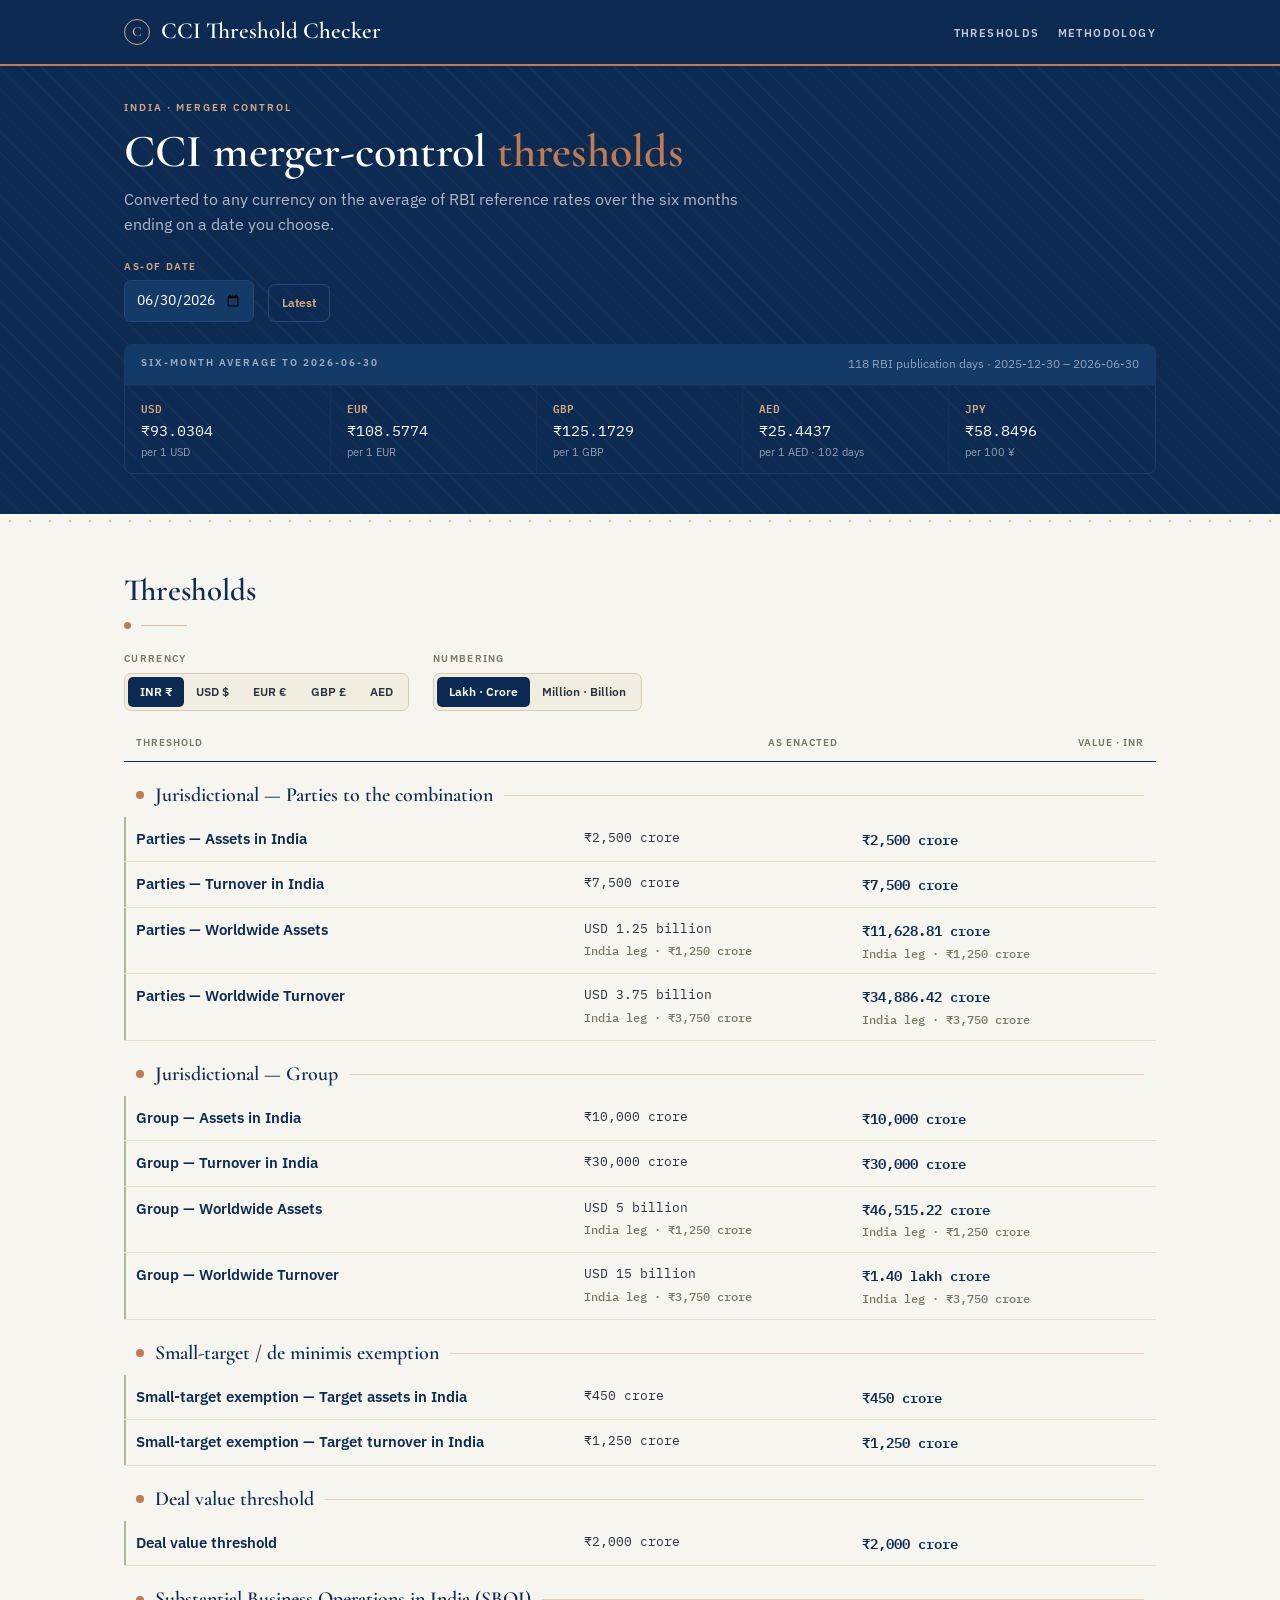
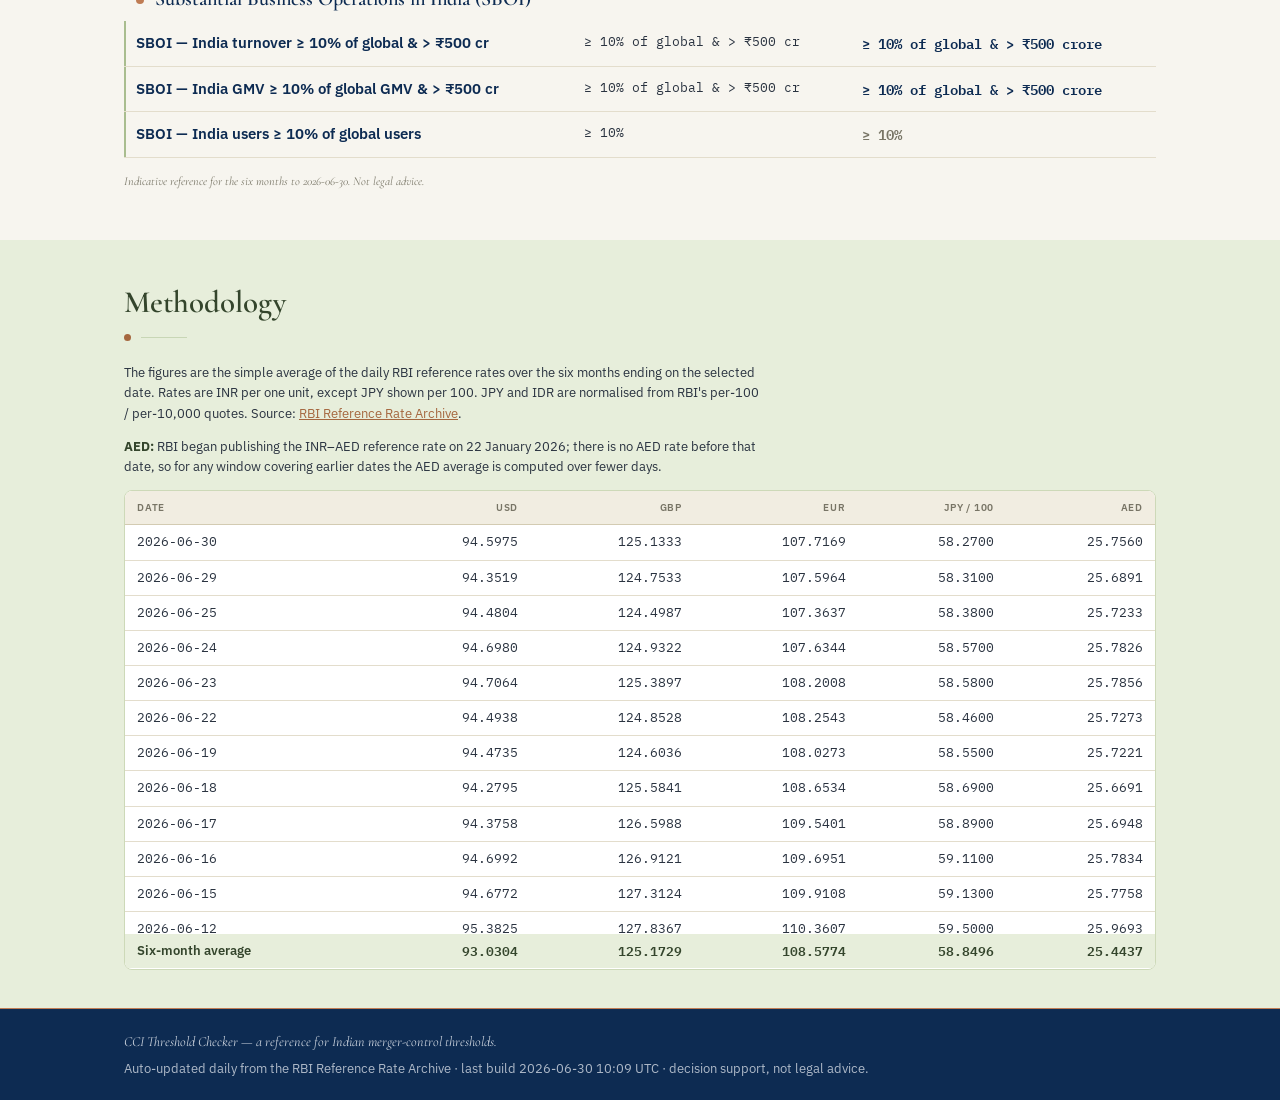
<file: site/docs/index.html>
<!doctype html>
<html lang="en"><head>
<meta charset="utf-8"><meta name="viewport" content="width=device-width, initial-scale=1">
<title>CCI merger-control thresholds</title>
<meta name="description" content="CCI merger-control (Section 5) thresholds converted to any currency on the six-month average of RBI reference rates, for any date.">
<link rel="preconnect" href="https://fonts.googleapis.com"><link rel="preconnect" href="https://fonts.gstatic.com" crossorigin>
<link href="https://fonts.googleapis.com/css2?family=Cormorant+Garamond:ital,wght@0,500;0,600;1,600&family=IBM+Plex+Mono:wght@500;600&family=IBM+Plex+Sans:wght@400;600&display=swap" rel="stylesheet">
<style>
:root{--navy:#0d2b52;--navy2:#143a68;--copper:#bf7c54;--copper2:#a5673f;--copperS:#d6a982;--sage:#a9bd8f;--sageBg:#e7eedb;--sageLine:#cdd9b8;--sageInk:#34452c;--cream:#f7f5ef;--page:#ffffff;--page2:#f1ede1;--line:#e3ddcc;--line2:#d3cbb2;--ink:#0d2b52;--ink2:#2a3340;--muted:#787566;
--serif:"Cormorant Garamond",Georgia,serif;--sans:"IBM Plex Sans",system-ui,sans-serif;--mono:"IBM Plex Mono",ui-monospace,monospace}
*{box-sizing:border-box}body{margin:0;font-family:var(--sans);color:var(--ink2);background:var(--cream);font-size:15px;line-height:1.55}
.wrap{max-width:1080px;margin:0 auto;padding:0 24px}a{color:var(--copper2)}
.mono{font-family:var(--mono);font-variant-numeric:tabular-nums}.num{text-align:right;white-space:nowrap}.muted{color:var(--muted)}
header.mh{background:var(--navy);color:#e7ecf2;border-bottom:2px solid var(--copper)}
.mh-in{display:flex;align-items:center;justify-content:space-between;min-height:64px;gap:16px;flex-wrap:wrap}
.brand{font-family:var(--serif);font-weight:600;font-size:23px;color:#fff;display:flex;align-items:center;gap:11px}
.seal{width:26px;height:26px;border:1px solid var(--copperS);border-radius:50%;display:flex;align-items:center;justify-content:center;color:var(--copperS);font-family:var(--serif);font-size:14px}
.mh nav a{color:#c2cbd7;font-size:11px;font-weight:600;letter-spacing:1.4px;text-transform:uppercase;margin-left:18px;text-decoration:none}
.mh nav a:hover{color:var(--copperS)}
.hero{background:var(--navy);color:#e7ecf2;padding:34px 0 40px;position:relative;
 background-image:repeating-linear-gradient(45deg,rgba(214,169,130,.05) 0 1px,transparent 1px 15px)}
.eyebrow{font-size:10px;letter-spacing:2px;text-transform:uppercase;color:var(--copperS);font-weight:600}
h1{font-family:var(--serif);font-weight:600;font-size:46px;line-height:1.04;margin:12px 0 0;color:#fff}
h1 .c{color:var(--copper)}
.sub{margin:12px 0 0;max-width:62ch;color:#aeb9c8;font-size:16px}
.controls{display:flex;gap:14px;align-items:flex-end;flex-wrap:wrap;margin-top:22px}
.dt label{display:block;font-size:10px;letter-spacing:1.6px;text-transform:uppercase;color:var(--copperS);font-weight:600;margin-bottom:6px}
.dt input{font:inherit;font-size:14px;padding:8px 11px;border:1px solid #29467a;border-radius:7px;background:#143a68;color:#fff}
.dt .btn{font:inherit;font-size:12px;font-weight:600;color:var(--copperS);background:transparent;border:1px solid #29467a;border-radius:7px;padding:9px 13px;cursor:pointer}
.dt .btn:hover{border-color:var(--copper);color:#fff}
.rates{margin-top:22px;border:1px solid #1d3a63;border-radius:8px;overflow:hidden}
.rates .rh{padding:10px 16px;background:var(--navy2);border-bottom:1px solid #1d3a63;display:flex;justify-content:space-between;gap:12px;flex-wrap:wrap}
.rates .rh .eyebrow{color:#9fb0c6}.rates .rh .win{font-size:12px;color:#8fa0b8}
.rgrid{display:grid;grid-template-columns:repeat(auto-fit,minmax(150px,1fr))}
.rcell{padding:13px 16px;border-right:1px solid #14305a;border-top:1px solid #14305a}
.rcell .cc{font-family:var(--mono);font-size:11px;color:var(--copperS);font-weight:600}
.rcell .rv{font-family:var(--mono);font-size:15px;color:#fff;margin-top:3px}
.rcell .rs{font-size:10.5px;color:#8fa0b8;margin-top:2px}
.divider{height:14px;background-image:radial-gradient(circle,var(--copper) 1.4px,transparent 1.6px);background-size:20px 14px;opacity:.5}
section{padding:38px 0}#thresholds{background:var(--cream)}
#methodology{background:var(--sageBg)}
#methodology h2,#methodology .mcap strong{color:var(--sageInk)}
h2{font-family:var(--serif);font-weight:600;font-size:31px;color:var(--ink);margin:0 0 4px}
.dotrule{display:flex;align-items:center;gap:10px;margin:8px 0 22px}.dotrule .ln{height:1px;width:46px;background:var(--copper);opacity:.5}.dotrule .dt2{width:7px;height:7px;border-radius:50%;background:var(--copper)}
#methodology .dotrule .ln{background:var(--sage)}#methodology .dotrule .dt2{background:var(--copper2)}
.toolbar{display:flex;gap:24px;flex-wrap:wrap;margin:0 0 18px}
.tg .lbl{font-size:10px;letter-spacing:1.3px;text-transform:uppercase;color:var(--muted);font-weight:600;display:block;margin-bottom:6px}
.seg{display:inline-flex;background:var(--page2);border:1px solid var(--line2);border-radius:7px;padding:3px}
.seg button{font:inherit;font-size:12px;font-weight:600;cursor:pointer;border:0;background:transparent;color:var(--ink2);padding:6px 12px;border-radius:5px}
.seg button.on{background:var(--navy);color:#fff}
table.t{width:100%;border-collapse:collapse;font-size:14px}
table.t thead th{text-align:left;font-size:10px;text-transform:uppercase;letter-spacing:1px;color:var(--muted);font-weight:600;padding:6px 12px 10px;border-bottom:1px solid var(--navy)}
table.t thead th:last-child,table.t thead th:nth-child(2){text-align:right}
tr.cat td{padding:18px 12px 6px}
.sch{display:flex;align-items:center;gap:11px;font-family:var(--serif);font-weight:600;font-size:20px;color:var(--ink)}
.sch .d{width:8px;height:8px;border-radius:50%;background:var(--copper);box-shadow:0 0 0 3px var(--cream)}
.sch .ln{flex:1;height:1px;background:var(--copper);opacity:.32}
tr.row td{padding:11px 12px;border-bottom:1px solid var(--line);vertical-align:top}
tr.row td:first-child{box-shadow:inset 2px 0 var(--sage)}
.lab{font-size:14.5px;font-weight:600;color:var(--ink)}
.en{font-family:var(--mono);font-size:12.5px;color:var(--ink2)}
.en .legv,.val .legv{display:block;color:var(--muted);font-size:11.5px;margin-top:4px;font-weight:500}
.val{font-family:var(--mono);font-weight:600;font-size:14px;color:var(--ink)}
.foot-note{margin-top:14px;font-size:12px;color:var(--muted);font-style:italic;font-family:var(--serif)}
.mcap{font-size:13px;color:var(--ink2);max-width:80ch}
.mtable-wrap{max-height:480px;overflow:auto;border:1px solid var(--sageLine);border-radius:8px;margin-top:12px;background:var(--page)}
table.m{width:100%;border-collapse:collapse;font-size:13px}
table.m thead th{position:sticky;top:0;background:var(--page2);text-align:right;font-size:10px;text-transform:uppercase;letter-spacing:.8px;color:var(--muted);font-weight:600;padding:9px 12px;border-bottom:1px solid var(--line2)}
table.m thead th:first-child{text-align:left}
table.m td{padding:7px 12px;border-bottom:1px solid var(--line)}
table.m tr.avg td{font-weight:600;color:var(--sageInk);background:var(--sageBg);border-top:2px solid var(--copper);position:sticky;bottom:0}
table.m tr.avg td:first-child{font-family:var(--sans)}
footer{background:var(--navy);color:#aeb9c8;border-top:1px solid var(--copper);padding:22px 0;font-size:12.5px}
footer .dis{font-family:var(--serif);font-style:italic;color:#c8d0db;font-size:14px}
@media(max-width:620px){h1{font-size:32px}h2{font-size:24px}.mh nav a{margin-left:12px}}
</style></head>
<body>
<header class="mh"><div class="wrap mh-in">
  <div class="brand"><span class="seal">C</span>CCI Threshold Checker</div>
  <nav><a href="#thresholds">Thresholds</a><a href="#methodology">Methodology</a></nav>
</div></header>

<div class="hero"><div class="wrap">
  <div class="eyebrow">India · merger control</div>
  <h1>CCI merger-control <span class="c">thresholds</span></h1>
  <p class="sub">Converted to any currency on the average of RBI reference rates over the six months ending on a date you choose.</p>
  <div class="controls">
    <div class="dt"><label for="asof">As-of date</label><input type="date" id="asof"></div>
    <div class="dt"><label>&nbsp;</label><button class="btn" id="latest">Latest</button></div>
  </div>
  <div class="rates">
    <div class="rh"><span class="eyebrow" id="rhead">Six-month average</span><span class="win" id="rwin"></span></div>
    <div class="rgrid" id="rgrid"></div>
  </div>
</div></div>
<div class="divider"></div>

<section id="thresholds"><div class="wrap">
  <h2>Thresholds</h2><div class="dotrule"><span class="dt2"></span><span class="ln"></span></div>
  <div class="toolbar">
    <div class="tg"><span class="lbl">Currency</span><div class="seg" id="ccy"></div></div>
    <div class="tg"><span class="lbl">Numbering</span><div class="seg" id="num"><button data-s="inr" class="on">Lakh · Crore</button><button data-s="intl">Million · Billion</button></div></div>
  </div>
  <table class="t"><thead><tr><th>Threshold</th><th>As enacted</th><th id="valhead">Value · INR</th></tr></thead><tbody id="tbody"></tbody></table>
  <p class="foot-note" id="tnote"></p>
</div></section>

<section id="methodology"><div class="wrap">
  <h2>Methodology</h2><div class="dotrule"><span class="dt2"></span><span class="ln"></span></div>
  <p class="mcap">The figures are the simple average of the daily RBI reference rates over the six months ending on the selected date. Rates are INR per one unit, except JPY shown per 100. JPY and IDR are normalised from RBI's per-100 / per-10,000 quotes. Source: <a href="https://www.rbi.org.in/scripts/referenceratearchive.aspx">RBI Reference Rate Archive</a>.</p>
  <p class="mcap" style="margin-top:8px"><strong>AED:</strong> RBI began publishing the INR–AED reference rate on 22 January 2026; there is no AED rate before that date, so for any window covering earlier dates the AED average is computed over fewer days.</p>
  <div class="mtable-wrap"><table class="m"><thead><tr><th>Date</th><th>USD</th><th>GBP</th><th>EUR</th><th>JPY / 100</th><th>AED</th></tr></thead>
  <tbody id="mbody"></tbody><tfoot id="mfoot"></tfoot></table></div>
</div></section>

<footer><div class="wrap"><div class="dis">CCI Threshold Checker — a reference for Indian merger-control thresholds.</div>
<div style="margin-top:6px" id="built">Rate data from the RBI Reference Rate Archive. Decision support, not legal advice.</div></div></footer>

<script>
const DATA={"history":[{"d":"2023-01-02","USD":82.6287,"GBP":99.7576,"EUR":88.3753,"JPY":0.6311},{"d":"2023-01-03","USD":82.7817,"GBP":99.9131,"EUR":88.2508,"JPY":0.6378},{"d":"2023-01-04","USD":82.9052,"GBP":99.3829,"EUR":87.6546,"JPY":0.6341},{"d":"2023-01-05","USD":82.6973,"GBP":99.6238,"EUR":87.7992,"JPY":0.6249},{"d":"2023-01-06","USD":82.6348,"GBP":98.4731,"EUR":86.9235,"JPY":0.6163},{"d":"2023-01-09","USD":82.3662,"GBP":100.0387,"EUR":87.9528,"JPY":0.6247},{"d":"2023-01-10","USD":82.2108,"GBP":100.0555,"EUR":88.2829,"JPY":0.6235},{"d":"2023-01-11","USD":81.7029,"GBP":99.439,"EUR":87.8551,"JPY":0.6174},{"d":"2023-01-12","USD":81.7187,"GBP":99.2425,"EUR":87.9566,"JPY":0.6206},{"d":"2023-01-13","USD":81.4328,"GBP":99.2764,"EUR":88.2628,"JPY":0.631},{"d":"2023-01-16","USD":81.3719,"GBP":99.7272,"EUR":88.346,"JPY":0.6376},{"d":"2023-01-17","USD":81.7727,"GBP":99.7649,"EUR":88.5626,"JPY":0.6352},{"d":"2023-01-18","USD":81.648,"GBP":100.3361,"EUR":88.0574,"JPY":0.6238},{"d":"2023-01-19","USD":81.3577,"GBP":100.4062,"EUR":87.8848,"JPY":0.6363},{"d":"2023-01-20","USD":81.2196,"GBP":100.5352,"EUR":87.9884,"JPY":0.6292},{"d":"2023-01-23","USD":81.2757,"GBP":100.8978,"EUR":88.5401,"JPY":0.6249},{"d":"2023-01-24","USD":81.602,"GBP":101.0951,"EUR":88.7841,"JPY":0.6271},{"d":"2023-01-25","USD":81.6263,"GBP":100.6523,"EUR":89.0135,"JPY":0.6259},{"d":"2023-01-27","USD":81.5445,"GBP":100.9592,"EUR":88.6584,"JPY":0.6277},{"d":"2023-01-30","USD":81.6552,"GBP":101.1915,"EUR":88.7331,"JPY":0.6304},{"d":"2023-01-31","USD":81.7387,"GBP":100.8983,"EUR":88.5982,"JPY":0.6277},{"d":"2023-02-01","USD":81.8494,"GBP":100.839,"EUR":88.9938,"JPY":0.6284},{"d":"2023-02-02","USD":81.9536,"GBP":101.534,"EUR":90.2555,"JPY":0.6368},{"d":"2023-02-03","USD":82.2296,"GBP":100.4813,"EUR":89.5985,"JPY":0.6394},{"d":"2023-02-06","USD":82.454,"GBP":99.4901,"EUR":89.0069,"JPY":0.6258},{"d":"2023-02-07","USD":82.6959,"GBP":99.6706,"EUR":88.8204,"JPY":0.6257},{"d":"2023-02-08","USD":82.6746,"GBP":99.6152,"EUR":88.7561,"JPY":0.6301},{"d":"2023-02-09","USD":82.6103,"GBP":99.8918,"EUR":88.7014,"JPY":0.6291},{"d":"2023-02-10","USD":82.5787,"GBP":99.9615,"EUR":88.5668,"JPY":0.6276},{"d":"2023-02-13","USD":82.7046,"GBP":99.7241,"EUR":88.3109,"JPY":0.6257},{"d":"2023-02-14","USD":82.7163,"GBP":100.4303,"EUR":88.8081,"JPY":0.6267},{"d":"2023-02-15","USD":82.8621,"GBP":100.5869,"EUR":88.7276,"JPY":0.6218},{"d":"2023-02-16","USD":82.6414,"GBP":99.4936,"EUR":88.4494,"JPY":0.6171},{"d":"2023-02-17","USD":82.8085,"GBP":98.854,"EUR":88.058,"JPY":0.6145},{"d":"2023-02-20","USD":82.6902,"GBP":99.5739,"EUR":88.4102,"JPY":0.6167},{"d":"2023-02-21","USD":82.7562,"GBP":99.5579,"EUR":88.3202,"JPY":0.6158},{"d":"2023-02-22","USD":82.8434,"GBP":100.2803,"EUR":88.2818,"JPY":0.6143},{"d":"2023-02-23","USD":82.7628,"GBP":99.8517,"EUR":87.9178,"JPY":0.614},{"d":"2023-02-24","USD":82.7432,"GBP":99.4937,"EUR":87.7045,"JPY":0.6149},{"d":"2023-02-27","USD":82.9145,"GBP":99.0121,"EUR":87.4085,"JPY":0.6084},{"d":"2023-02-28","USD":82.6816,"GBP":99.601,"EUR":87.5471,"JPY":0.6068},{"d":"2023-03-01","USD":82.5467,"GBP":99.4732,"EUR":87.4995,"JPY":0.6055},{"d":"2023-03-02","USD":82.5555,"GBP":98.9532,"EUR":87.8302,"JPY":0.604},{"d":"2023-03-03","USD":82.2643,"GBP":98.5208,"EUR":87.3241,"JPY":0.6027},{"d":"2023-03-06","USD":81.7448,"GBP":98.3161,"EUR":86.9688,"JPY":0.6018},{"d":"2023-03-08","USD":82.089,"GBP":97.0642,"EUR":86.4769,"JPY":0.5961},{"d":"2023-03-09","USD":81.9159,"GBP":97.1086,"EUR":86.4213,"JPY":0.5992},{"d":"2023-03-10","USD":82.0147,"GBP":97.7927,"EUR":86.8366,"JPY":0.5998},{"d":"2023-03-13","USD":81.9132,"GBP":99.2215,"EUR":87.8393,"JPY":0.6094},{"d":"2023-03-14","USD":82.3619,"GBP":100.1845,"EUR":88.1047,"JPY":0.6164},{"d":"2023-03-15","USD":82.4955,"GBP":100.2485,"EUR":88.5452,"JPY":0.6122},{"d":"2023-03-16","USD":82.6841,"GBP":99.8063,"EUR":87.6672,"JPY":0.6222},{"d":"2023-03-17","USD":82.4663,"GBP":100.2477,"EUR":87.809,"JPY":0.6203},{"d":"2023-03-20","USD":82.503,"GBP":100.4672,"EUR":88.0109,"JPY":0.6273},{"d":"2023-03-21","USD":82.6799,"GBP":101.2812,"EUR":88.5237,"JPY":0.6289},{"d":"2023-03-23","USD":82.159,"GBP":101.2725,"EUR":89.6262,"JPY":0.6287},{"d":"2023-03-24","USD":82.2378,"GBP":100.9836,"EUR":89.0624,"JPY":0.6313},{"d":"2023-03-27","USD":82.3558,"GBP":100.6761,"EUR":88.5786,"JPY":0.6276},{"d":"2023-03-28","USD":82.2068,"GBP":101.2536,"EUR":88.8968,"JPY":0.6285},{"d":"2023-03-29","USD":82.3603,"GBP":101.4306,"EUR":89.1709,"JPY":0.6245},{"d":"2023-03-31","USD":82.2169,"GBP":101.8728,"EUR":89.6076,"JPY":0.618},{"d":"2023-04-03","USD":82.3867,"GBP":101.2412,"EUR":89.0496,"JPY":0.6162},{"d":"2023-04-05","USD":82.1892,"GBP":102.6061,"EUR":90.0109,"JPY":0.6249},{"d":"2023-04-06","USD":81.9753,"GBP":102.0806,"EUR":89.3411,"JPY":0.6242},{"d":"2023-04-10","USD":81.9105,"GBP":101.6411,"EUR":89.2966,"JPY":0.618},{"d":"2023-04-11","USD":82.0881,"GBP":101.9003,"EUR":89.4016,"JPY":0.6156},{"d":"2023-04-12","USD":82.0712,"GBP":102.0134,"EUR":89.6398,"JPY":0.6135},{"d":"2023-04-13","USD":81.9755,"GBP":102.3705,"EUR":90.0561,"JPY":0.6149},{"d":"2023-04-17","USD":81.9456,"GBP":101.7469,"EUR":90.0402,"JPY":0.6116},{"d":"2023-04-18","USD":82.0734,"GBP":101.7705,"EUR":89.7702,"JPY":0.6107},{"d":"2023-04-19","USD":82.1202,"GBP":101.9604,"EUR":89.9391,"JPY":0.6098},{"d":"2023-04-20","USD":82.1635,"GBP":102.2421,"EUR":90.1191,"JPY":0.6106},{"d":"2023-04-21","USD":82.1542,"GBP":102.1034,"EUR":90.0618,"JPY":0.6139},{"d":"2023-04-24","USD":82.0495,"GBP":101.9367,"EUR":90.1133,"JPY":0.6112},{"d":"2023-04-25","USD":81.8994,"GBP":102.2776,"EUR":90.5223,"JPY":0.6105},{"d":"2023-04-26","USD":81.9155,"GBP":101.8679,"EUR":90.1125,"JPY":0.6125},{"d":"2023-04-27","USD":81.6526,"GBP":101.8349,"EUR":90.2621,"JPY":0.6103},{"d":"2023-04-28","USD":81.7829,"GBP":102.0274,"EUR":90.0871,"JPY":0.6036},{"d":"2023-05-02","USD":81.7625,"GBP":102.1955,"EUR":89.8494,"JPY":0.5942},{"d":"2023-05-03","USD":81.8552,"GBP":102.229,"EUR":90.211,"JPY":0.6017},{"d":"2023-05-04","USD":81.7353,"GBP":102.7827,"EUR":90.5355,"JPY":0.609},{"d":"2023-05-08","USD":81.7606,"GBP":103.4746,"EUR":90.298,"JPY":0.607},{"d":"2023-05-09","USD":82.0231,"GBP":103.6083,"EUR":90.1762,"JPY":0.6086},{"d":"2023-05-10","USD":82.024,"GBP":103.5613,"EUR":90.0088,"JPY":0.6059},{"d":"2023-05-11","USD":82.0431,"GBP":103.4996,"EUR":89.9449,"JPY":0.6112},{"d":"2023-05-12","USD":82.1606,"GBP":102.9407,"EUR":89.8163,"JPY":0.6098},{"d":"2023-05-15","USD":82.2841,"GBP":102.605,"EUR":89.4055,"JPY":0.6046},{"d":"2023-05-16","USD":82.2735,"GBP":102.6291,"EUR":89.4022,"JPY":0.6051},{"d":"2023-05-17","USD":82.3695,"GBP":102.6533,"EUR":89.4626,"JPY":0.6023},{"d":"2023-05-18","USD":82.4783,"GBP":102.7757,"EUR":89.3191,"JPY":0.5998},{"d":"2023-05-19","USD":82.6989,"GBP":102.6266,"EUR":89.1373,"JPY":0.5983},{"d":"2023-05-22","USD":82.7982,"GBP":103.0363,"EUR":89.5926,"JPY":0.6005},{"d":"2023-05-23","USD":82.7961,"GBP":102.9073,"EUR":89.4844,"JPY":0.5978},{"d":"2023-05-24","USD":82.7207,"GBP":102.9873,"EUR":89.2347,"JPY":0.5974},{"d":"2023-05-25","USD":82.7477,"GBP":102.2342,"EUR":88.8385,"JPY":0.593},{"d":"2023-05-26","USD":82.7182,"GBP":102.034,"EUR":88.7892,"JPY":0.592},{"d":"2023-05-29","USD":82.5497,"GBP":102.0386,"EUR":88.6551,"JPY":0.5883},{"d":"2023-05-30","USD":82.7332,"GBP":102.0724,"EUR":88.4583,"JPY":0.5881},{"d":"2023-05-31","USD":82.6773,"GBP":102.3787,"EUR":88.3572,"JPY":0.593},{"d":"2023-06-01","USD":82.4562,"GBP":102.5557,"EUR":88.0687,"JPY":0.5902},{"d":"2023-06-02","USD":82.3175,"GBP":103.2174,"EUR":88.6642,"JPY":0.5927},{"d":"2023-06-05","USD":82.5768,"GBP":102.5323,"EUR":88.306,"JPY":0.5887},{"d":"2023-06-06","USD":82.6396,"GBP":102.8279,"EUR":88.6646,"JPY":0.5928},{"d":"2023-06-07","USD":82.5339,"GBP":102.402,"EUR":88.1049,"JPY":0.5924},{"d":"2023-06-08","USD":82.5795,"GBP":102.8049,"EUR":88.4674,"JPY":0.5904},{"d":"2023-06-09","USD":82.4251,"GBP":103.5452,"EUR":88.8455,"JPY":0.5913},{"d":"2023-06-12","USD":82.4553,"GBP":103.6974,"EUR":88.64,"JPY":0.5911},{"d":"2023-06-13","USD":82.3907,"GBP":103.4574,"EUR":88.9347,"JPY":0.5905},{"d":"2023-06-14","USD":82.3141,"GBP":103.8025,"EUR":88.7812,"JPY":0.5874},{"d":"2023-06-15","USD":82.1982,"GBP":103.9555,"EUR":88.8837,"JPY":0.5816},{"d":"2023-06-16","USD":81.8834,"GBP":104.9008,"EUR":89.7256,"JPY":0.5818},{"d":"2023-06-19","USD":81.9658,"GBP":105.0414,"EUR":89.6017,"JPY":0.5785},{"d":"2023-06-20","USD":82.1157,"GBP":104.9756,"EUR":89.7514,"JPY":0.5782},{"d":"2023-06-21","USD":82.0951,"GBP":104.8305,"EUR":89.5887,"JPY":0.5783},{"d":"2023-06-22","USD":81.9188,"GBP":104.4514,"EUR":89.9654,"JPY":0.5774},{"d":"2023-06-23","USD":82.051,"GBP":104.3218,"EUR":89.6615,"JPY":0.5727},{"d":"2023-06-26","USD":81.9729,"GBP":104.3275,"EUR":89.3843,"JPY":0.5715},{"d":"2023-06-27","USD":81.962,"GBP":104.4098,"EUR":89.5347,"JPY":0.5707},{"d":"2023-06-28","USD":82.0124,"GBP":104.3619,"EUR":89.7456,"JPY":0.5697},{"d":"2023-06-30","USD":82.0428,"GBP":103.5074,"EUR":89.1258,"JPY":0.5677},{"d":"2023-07-03","USD":81.863,"GBP":103.7826,"EUR":89.1483,"JPY":0.5656},{"d":"2023-07-04","USD":81.9689,"GBP":104.0235,"EUR":89.3537,"JPY":0.567},{"d":"2023-07-05","USD":82.1616,"GBP":104.3682,"EUR":89.3787,"JPY":0.5678},{"d":"2023-07-06","USD":82.4572,"GBP":104.8416,"EUR":89.593,"JPY":0.5734},{"d":"2023-07-07","USD":82.6773,"GBP":105.3816,"EUR":90.0747,"JPY":0.576},{"d":"2023-07-10","USD":82.6335,"GBP":105.7885,"EUR":90.4798,"JPY":0.5794},{"d":"2023-07-11","USD":82.3533,"GBP":106.2758,"EUR":90.7506,"JPY":0.585},{"d":"2023-07-12","USD":82.2817,"GBP":106.6662,"EUR":90.7693,"JPY":0.5903},{"d":"2023-07-13","USD":82.1201,"GBP":106.8295,"EUR":91.5064,"JPY":0.5925},{"d":"2023-07-14","USD":82.1021,"GBP":107.638,"EUR":92.0994,"JPY":0.5951},{"d":"2023-07-17","USD":82.146,"GBP":107.4431,"EUR":92.2905,"JPY":0.5933},{"d":"2023-07-18","USD":82.0486,"GBP":107.3606,"EUR":92.2823,"JPY":0.5924},{"d":"2023-07-19","USD":82.1029,"GBP":106.3479,"EUR":92.1315,"JPY":0.589},{"d":"2023-07-20","USD":82.0446,"GBP":106.0388,"EUR":91.9928,"JPY":0.5879},{"d":"2023-07-21","USD":82.0217,"GBP":105.7555,"EUR":91.4017,"JPY":0.5851},{"d":"2023-07-24","USD":81.9246,"GBP":105.4462,"EUR":91.1559,"JPY":0.5787},{"d":"2023-07-25","USD":81.8088,"GBP":105.103,"EUR":90.6572,"JPY":0.5784},{"d":"2023-07-26","USD":81.988,"GBP":105.741,"EUR":90.717,"JPY":0.5829},{"d":"2023-07-27","USD":81.9923,"GBP":106.2112,"EUR":90.9584,"JPY":0.5851},{"d":"2023-07-28","USD":82.2465,"GBP":105.2761,"EUR":90.316,"JPY":0.5895},{"d":"2023-07-31","USD":82.2481,"GBP":105.7645,"EUR":90.5787,"JPY":0.5806},{"d":"2023-08-01","USD":82.2833,"GBP":105.5777,"EUR":90.4595,"JPY":0.5769},{"d":"2023-08-02","USD":82.5347,"GBP":105.3445,"EUR":90.6468,"JPY":0.578},{"d":"2023-08-03","USD":82.7171,"GBP":105.0187,"EUR":90.466,"JPY":0.5761},{"d":"2023-08-04","USD":82.7978,"GBP":105.2984,"EUR":90.6713,"JPY":0.5811},{"d":"2023-08-07","USD":82.7431,"GBP":105.2581,"EUR":90.8376,"JPY":0.5818},{"d":"2023-08-08","USD":82.7968,"GBP":105.6885,"EUR":91.0621,"JPY":0.5787},{"d":"2023-08-09","USD":82.8166,"GBP":105.7491,"EUR":90.8708,"JPY":0.5785},{"d":"2023-08-10","USD":82.8372,"GBP":105.4413,"EUR":91.0602,"JPY":0.5752},{"d":"2023-08-11","USD":82.7796,"GBP":105.2349,"EUR":91.0233,"JPY":0.5719},{"d":"2023-08-14","USD":82.9521,"GBP":105.2059,"EUR":90.6982,"JPY":0.5729},{"d":"2023-08-17","USD":83.1263,"GBP":105.8807,"EUR":90.4758,"JPY":0.5681},{"d":"2023-08-18","USD":83.0905,"GBP":105.7465,"EUR":90.4351,"JPY":0.5721},{"d":"2023-08-21","USD":83.1146,"GBP":105.8221,"EUR":90.422,"JPY":0.5715},{"d":"2023-08-22","USD":83.067,"GBP":106.2477,"EUR":90.6926,"JPY":0.5693},{"d":"2023-08-23","USD":82.9218,"GBP":105.7281,"EUR":90.0581,"JPY":0.5693},{"d":"2023-08-24","USD":82.5517,"GBP":105.0245,"EUR":89.7364,"JPY":0.569},{"d":"2023-08-25","USD":82.6523,"GBP":103.9303,"EUR":89.1681,"JPY":0.5658},{"d":"2023-08-28","USD":82.6126,"GBP":104.1514,"EUR":89.3615,"JPY":0.5645},{"d":"2023-08-29","USD":82.6498,"GBP":104.3029,"EUR":89.3836,"JPY":0.5646},{"d":"2023-08-30","USD":82.7698,"GBP":104.5763,"EUR":90.0061,"JPY":0.566},{"d":"2023-08-31","USD":82.6784,"GBP":105.0931,"EUR":90.2242,"JPY":0.5663},{"d":"2023-09-01","USD":82.6648,"GBP":104.6448,"EUR":89.6169,"JPY":0.5679},{"d":"2023-09-04","USD":82.7373,"GBP":104.3577,"EUR":89.2559,"JPY":0.566},{"d":"2023-09-05","USD":82.944,"GBP":104.4049,"EUR":89.3169,"JPY":0.5644},{"d":"2023-09-06","USD":83.0902,"GBP":104.4394,"EUR":89.1785,"JPY":0.5645},{"d":"2023-09-07","USD":83.1829,"GBP":103.9614,"EUR":89.1821,"JPY":0.564},{"d":"2023-09-08","USD":83.1589,"GBP":103.9326,"EUR":89.1486,"JPY":0.565},{"d":"2023-09-11","USD":82.8809,"GBP":103.7464,"EUR":88.9511,"JPY":0.5673},{"d":"2023-09-12","USD":82.976,"GBP":103.7891,"EUR":89.0576,"JPY":0.5649},{"d":"2023-09-13","USD":82.9527,"GBP":103.2982,"EUR":89.1122,"JPY":0.5633},{"d":"2023-09-14","USD":82.976,"GBP":103.6835,"EUR":89.1516,"JPY":0.5639},{"d":"2023-09-15","USD":83.0557,"GBP":103.2299,"EUR":88.5662,"JPY":0.5628},{"d":"2023-09-18","USD":83.2102,"GBP":103.1562,"EUR":88.7559,"JPY":0.5637},{"d":"2023-09-20","USD":83.2553,"GBP":102.8408,"EUR":88.9966,"JPY":0.5628},{"d":"2023-09-21","USD":83.1511,"GBP":102.4372,"EUR":88.511,"JPY":0.5605},{"d":"2023-09-22","USD":82.9477,"GBP":101.8692,"EUR":88.347,"JPY":0.5599},{"d":"2023-09-25","USD":83.0968,"GBP":101.6977,"EUR":88.4543,"JPY":0.5601},{"d":"2023-09-26","USD":83.2328,"GBP":101.3909,"EUR":88.0581,"JPY":0.5581},{"d":"2023-09-27","USD":83.2188,"GBP":101.1075,"EUR":87.9201,"JPY":0.5581},{"d":"2023-09-28","USD":83.1591,"GBP":100.9163,"EUR":87.3442,"JPY":0.5566},{"d":"2023-09-29","USD":83.058,"GBP":101.6713,"EUR":87.9379,"JPY":0.5581},{"d":"2023-10-03","USD":83.1812,"GBP":100.3919,"EUR":87.068,"JPY":0.555},{"d":"2023-10-04","USD":83.2588,"GBP":100.4129,"EUR":87.0782,"JPY":0.5578},{"d":"2023-10-05","USD":83.2413,"GBP":101.066,"EUR":87.4716,"JPY":0.5595},{"d":"2023-10-06","USD":83.2388,"GBP":101.2905,"EUR":87.6815,"JPY":0.5588},{"d":"2023-10-09","USD":83.2542,"GBP":101.5918,"EUR":87.796,"JPY":0.5581},{"d":"2023-10-10","USD":83.2556,"GBP":101.7506,"EUR":87.8957,"JPY":0.5595},{"d":"2023-10-11","USD":83.2368,"GBP":102.2764,"EUR":88.2538,"JPY":0.5589},{"d":"2023-10-12","USD":83.1834,"GBP":102.5568,"EUR":88.485,"JPY":0.5583},{"d":"2023-10-13","USD":83.2574,"GBP":101.518,"EUR":87.7616,"JPY":0.556},{"d":"2023-10-16","USD":83.2632,"GBP":101.3241,"EUR":87.7061,"JPY":0.5569},{"d":"2023-10-17","USD":83.2555,"GBP":101.3503,"EUR":87.7169,"JPY":0.5564},{"d":"2023-10-18","USD":83.2571,"GBP":101.6308,"EUR":88.1715,"JPY":0.5564},{"d":"2023-10-19","USD":83.2746,"GBP":101.0498,"EUR":87.7592,"JPY":0.556},{"d":"2023-10-20","USD":83.1982,"GBP":100.656,"EUR":87.9166,"JPY":0.5549},{"d":"2023-10-23","USD":83.1663,"GBP":101.0798,"EUR":87.9617,"JPY":0.5547},{"d":"2023-10-25","USD":83.1518,"GBP":101.1475,"EUR":88.121,"JPY":0.5549},{"d":"2023-10-26","USD":83.2439,"GBP":100.5165,"EUR":87.7041,"JPY":0.5522},{"d":"2023-10-27","USD":83.2518,"GBP":100.9112,"EUR":87.8984,"JPY":0.5542},{"d":"2023-10-30","USD":83.2676,"GBP":100.9287,"EUR":87.9506,"JPY":0.5566},{"d":"2023-10-31","USD":83.2692,"GBP":101.1643,"EUR":88.3236,"JPY":0.5542},{"d":"2023-11-01","USD":83.2843,"GBP":101.1166,"EUR":88.0393,"JPY":0.5506},{"d":"2023-11-02","USD":83.263,"GBP":101.4038,"EUR":88.2388,"JPY":0.5536},{"d":"2023-11-03","USD":83.2669,"GBP":101.6273,"EUR":88.5283,"JPY":0.554},{"d":"2023-11-06","USD":83.2213,"GBP":103.0513,"EUR":89.358,"JPY":0.5565},{"d":"2023-11-07","USD":83.265,"GBP":102.6408,"EUR":89.1391,"JPY":0.5537},{"d":"2023-11-08","USD":83.2691,"GBP":102.2211,"EUR":88.9797,"JPY":0.5526},{"d":"2023-11-09","USD":83.2808,"GBP":102.3099,"EUR":89.1749,"JPY":0.5516},{"d":"2023-11-10","USD":83.353,"GBP":101.9363,"EUR":88.9138,"JPY":0.5506},{"d":"2023-11-13","USD":83.3248,"GBP":101.9535,"EUR":89.0648,"JPY":0.549},{"d":"2023-11-15","USD":83.1272,"GBP":103.8298,"EUR":90.4008,"JPY":0.5518},{"d":"2023-11-16","USD":83.2388,"GBP":103.1878,"EUR":90.2225,"JPY":0.55},{"d":"2023-11-17","USD":83.2646,"GBP":103.3752,"EUR":90.3648,"JPY":0.5528},{"d":"2023-11-20","USD":83.3309,"GBP":103.9836,"EUR":90.9829,"JPY":0.5587},{"d":"2023-11-21","USD":83.3466,"GBP":104.4016,"EUR":91.3062,"JPY":0.564},{"d":"2023-11-22","USD":83.3375,"GBP":104.3241,"EUR":90.8451,"JPY":0.5595},{"d":"2023-11-23","USD":83.3571,"GBP":104.2992,"EUR":90.9532,"JPY":0.5594},{"d":"2023-11-24","USD":83.3675,"GBP":104.5506,"EUR":90.93,"JPY":0.5585},{"d":"2023-11-28","USD":83.3926,"GBP":105.2959,"EUR":91.3149,"JPY":0.5624},{"d":"2023-11-29","USD":83.3191,"GBP":105.9213,"EUR":91.6443,"JPY":0.5659},{"d":"2023-11-30","USD":83.35,"GBP":105.8684,"EUR":91.4816,"JPY":0.5668},{"d":"2023-12-01","USD":83.3602,"GBP":105.369,"EUR":90.9404,"JPY":0.5627},{"d":"2023-12-04","USD":83.3357,"GBP":105.7047,"EUR":90.6276,"JPY":0.5681},{"d":"2023-12-05","USD":83.3931,"GBP":105.3616,"EUR":90.3881,"JPY":0.5678},{"d":"2023-12-06","USD":83.3544,"GBP":105.0654,"EUR":89.9505,"JPY":0.5663},{"d":"2023-12-07","USD":83.365,"GBP":104.6748,"EUR":89.7352,"JPY":0.5699},{"d":"2023-12-08","USD":83.3681,"GBP":104.916,"EUR":89.8992,"JPY":0.5788},{"d":"2023-12-11","USD":83.3872,"GBP":104.5965,"EUR":89.7969,"JPY":0.573},{"d":"2023-12-12","USD":83.38,"GBP":104.8687,"EUR":89.803,"JPY":0.5734},{"d":"2023-12-13","USD":83.395,"GBP":104.6579,"EUR":89.9276,"JPY":0.572},{"d":"2023-12-14","USD":83.35,"GBP":105.3522,"EUR":90.8593,"JPY":0.5882},{"d":"2023-12-15","USD":83.1802,"GBP":106.1202,"EUR":91.3696,"JPY":0.586},{"d":"2023-12-18","USD":83.0173,"GBP":105.3512,"EUR":90.6311,"JPY":0.5836},{"d":"2023-12-19","USD":83.179,"GBP":105.2636,"EUR":90.8664,"JPY":0.5795},{"d":"2023-12-20","USD":83.1523,"GBP":105.7514,"EUR":91.146,"JPY":0.5786},{"d":"2023-12-21","USD":83.2729,"GBP":105.2281,"EUR":91.1572,"JPY":0.5821},{"d":"2023-12-22","USD":83.2493,"GBP":105.6223,"EUR":91.5559,"JPY":0.5849},{"d":"2023-12-26","USD":83.1703,"GBP":105.669,"EUR":91.6836,"JPY":0.5845},{"d":"2023-12-27","USD":83.3226,"GBP":106.0891,"EUR":92.0154,"JPY":0.5841},{"d":"2023-12-28","USD":83.2254,"GBP":106.609,"EUR":92.4523,"JPY":0.5894},{"d":"2023-12-29","USD":83.1164,"GBP":106.1053,"EUR":92.0049,"JPY":0.5882},{"d":"2024-01-01","USD":83.1975,"GBP":105.9476,"EUR":91.8401,"JPY":0.5899},{"d":"2024-01-02","USD":83.3282,"GBP":106.1012,"EUR":91.9232,"JPY":0.589},{"d":"2024-01-03","USD":83.3242,"GBP":105.2774,"EUR":91.2811,"JPY":0.5865},{"d":"2024-01-04","USD":83.3002,"GBP":105.5552,"EUR":90.9944,"JPY":0.5799},{"d":"2024-01-05","USD":83.176,"GBP":105.3574,"EUR":90.8803,"JPY":0.5726},{"d":"2024-01-08","USD":83.0687,"GBP":105.5842,"EUR":90.8932,"JPY":0.5759},{"d":"2024-01-09","USD":83.1289,"GBP":105.919,"EUR":91.0544,"JPY":0.5775},{"d":"2024-01-10","USD":83.1548,"GBP":105.5767,"EUR":90.8965,"JPY":0.574},{"d":"2024-01-11","USD":82.9415,"GBP":105.9285,"EUR":91.1135,"JPY":0.5702},{"d":"2024-01-12","USD":82.9881,"GBP":106.0051,"EUR":91.0922,"JPY":0.5718},{"d":"2024-01-15","USD":82.853,"GBP":105.6641,"EUR":90.84,"JPY":0.5703},{"d":"2024-01-16","USD":82.9774,"GBP":105.2369,"EUR":90.6108,"JPY":0.5679},{"d":"2024-01-17","USD":83.131,"GBP":104.7379,"EUR":90.2531,"JPY":0.5623},{"d":"2024-01-18","USD":83.1243,"GBP":105.539,"EUR":90.6376,"JPY":0.5623},{"d":"2024-01-19","USD":83.1338,"GBP":105.5622,"EUR":90.4457,"JPY":0.559},{"d":"2024-01-23","USD":83.1029,"GBP":105.8399,"EUR":90.6027,"JPY":0.5611},{"d":"2024-01-24","USD":83.1457,"GBP":105.615,"EUR":90.33,"JPY":0.5621},{"d":"2024-01-25","USD":83.1155,"GBP":105.6542,"EUR":90.4175,"JPY":0.5623},{"d":"2024-01-29","USD":83.1494,"GBP":105.6624,"EUR":90.1655,"JPY":0.562},{"d":"2024-01-30","USD":83.119,"GBP":105.6138,"EUR":89.9625,"JPY":0.5642},{"d":"2024-01-31","USD":83.0805,"GBP":105.3084,"EUR":89.8826,"JPY":0.562},{"d":"2024-02-01","USD":82.9553,"GBP":105.0977,"EUR":89.6105,"JPY":0.5647},{"d":"2024-02-02","USD":82.8406,"GBP":105.6334,"EUR":90.1322,"JPY":0.5658},{"d":"2024-02-05","USD":83.0284,"GBP":104.7315,"EUR":89.5245,"JPY":0.5598},{"d":"2024-02-06","USD":83.0629,"GBP":104.2545,"EUR":89.3009,"JPY":0.5596},{"d":"2024-02-07","USD":82.9765,"GBP":104.5769,"EUR":89.2943,"JPY":0.5605},{"d":"2024-02-08","USD":82.9762,"GBP":104.7862,"EUR":89.4694,"JPY":0.5581},{"d":"2024-02-09","USD":82.9995,"GBP":104.7144,"EUR":89.4037,"JPY":0.5555},{"d":"2024-02-12","USD":82.9954,"GBP":104.8298,"EUR":89.572,"JPY":0.5563},{"d":"2024-02-13","USD":83.019,"GBP":104.7473,"EUR":89.3893,"JPY":0.5553},{"d":"2024-02-14","USD":83.0864,"GBP":104.7659,"EUR":89.0553,"JPY":0.5522},{"d":"2024-02-15","USD":83.0119,"GBP":104.3249,"EUR":89.064,"JPY":0.5527},{"d":"2024-02-16","USD":83.0375,"GBP":104.48,"EUR":89.35,"JPY":0.5526},{"d":"2024-02-20","USD":82.9704,"GBP":104.4216,"EUR":89.358,"JPY":0.5517},{"d":"2024-02-21","USD":82.8851,"GBP":104.6784,"EUR":89.6115,"JPY":0.5525},{"d":"2024-02-22","USD":82.924,"GBP":104.8828,"EUR":89.8692,"JPY":0.552},{"d":"2024-02-23","USD":82.8865,"GBP":104.9531,"EUR":89.7114,"JPY":0.5503},{"d":"2024-02-26","USD":82.8856,"GBP":104.9951,"EUR":89.7192,"JPY":0.551},{"d":"2024-02-27","USD":82.8915,"GBP":105.102,"EUR":89.9395,"JPY":0.5507},{"d":"2024-02-28","USD":82.9155,"GBP":104.9826,"EUR":89.7842,"JPY":0.5505},{"d":"2024-02-29","USD":82.9246,"GBP":105.0317,"EUR":89.8621,"JPY":0.5536},{"d":"2024-03-01","USD":82.8702,"GBP":104.6474,"EUR":89.5766,"JPY":0.5511},{"d":"2024-03-04","USD":82.8954,"GBP":104.9815,"EUR":89.9028,"JPY":0.5513},{"d":"2024-03-05","USD":82.9271,"GBP":105.1355,"EUR":89.9687,"JPY":0.5509},{"d":"2024-03-06","USD":82.9078,"GBP":105.3349,"EUR":90.0113,"JPY":0.5531},{"d":"2024-03-07","USD":82.7785,"GBP":105.4085,"EUR":90.233,"JPY":0.557},{"d":"2024-03-11","USD":82.677,"GBP":106.2383,"EUR":90.4442,"JPY":0.5625},{"d":"2024-03-12","USD":82.745,"GBP":106.0581,"EUR":90.5054,"JPY":0.5614},{"d":"2024-03-13","USD":82.9027,"GBP":106.0618,"EUR":90.5933,"JPY":0.5619},{"d":"2024-03-14","USD":82.8709,"GBP":106.0228,"EUR":90.6624,"JPY":0.5603},{"d":"2024-03-15","USD":82.8919,"GBP":105.5877,"EUR":90.1676,"JPY":0.559},{"d":"2024-03-18","USD":82.9078,"GBP":105.5847,"EUR":90.2755,"JPY":0.5559},{"d":"2024-03-19","USD":82.9401,"GBP":105.4135,"EUR":90.1321,"JPY":0.5517},{"d":"2024-03-20","USD":83.1022,"GBP":105.6988,"EUR":90.3077,"JPY":0.5483},{"d":"2024-03-21","USD":83.1308,"GBP":106.3614,"EUR":90.9118,"JPY":0.5506},{"d":"2024-03-22","USD":83.3546,"GBP":105.2485,"EUR":90.2625,"JPY":0.5505},{"d":"2024-03-26","USD":83.3559,"GBP":105.4535,"EUR":90.4334,"JPY":0.5508},{"d":"2024-03-27","USD":83.3255,"GBP":105.1329,"EUR":90.2243,"JPY":0.5492},{"d":"2024-03-28","USD":83.3739,"GBP":105.2935,"EUR":90.2178,"JPY":0.5509},{"d":"2024-04-02","USD":83.3585,"GBP":104.5805,"EUR":89.447,"JPY":0.5494},{"d":"2024-04-03","USD":83.4204,"GBP":104.8733,"EUR":89.8499,"JPY":0.5501},{"d":"2024-04-04","USD":83.4475,"GBP":105.6011,"EUR":90.4927,"JPY":0.5502},{"d":"2024-04-05","USD":83.4073,"GBP":105.2367,"EUR":90.3068,"JPY":0.5515},{"d":"2024-04-08","USD":83.3176,"GBP":105.2324,"EUR":90.2535,"JPY":0.5488},{"d":"2024-04-10","USD":83.2253,"GBP":105.5186,"EUR":90.2945,"JPY":0.5483},{"d":"2024-04-12","USD":83.3931,"GBP":104.4243,"EUR":89.1261,"JPY":0.5442},{"d":"2024-04-15","USD":83.4422,"GBP":104.0697,"EUR":88.9071,"JPY":0.5425},{"d":"2024-04-16","USD":83.4982,"GBP":103.6719,"EUR":88.5593,"JPY":0.5404},{"d":"2024-04-18","USD":83.517,"GBP":104.2476,"EUR":89.2736,"JPY":0.5418},{"d":"2024-04-19","USD":83.5214,"GBP":103.7959,"EUR":88.8874,"JPY":0.5409},{"d":"2024-04-22","USD":83.4113,"GBP":103.2977,"EUR":88.9698,"JPY":0.539},{"d":"2024-04-23","USD":83.3765,"GBP":102.8772,"EUR":88.7387,"JPY":0.5387},{"d":"2024-04-24","USD":83.2987,"GBP":103.688,"EUR":89.1124,"JPY":0.5377},{"d":"2024-04-25","USD":83.3758,"GBP":104.182,"EUR":89.4072,"JPY":0.5357},{"d":"2024-04-26","USD":83.3395,"GBP":104.256,"EUR":89.4288,"JPY":0.5343},{"d":"2024-04-29","USD":83.4392,"GBP":104.556,"EUR":89.4607,"JPY":0.5313},{"d":"2024-04-30","USD":83.5187,"GBP":104.6411,"EUR":89.3405,"JPY":0.5325},{"d":"2024-05-02","USD":83.4526,"GBP":104.585,"EUR":89.4818,"JPY":0.5373},{"d":"2024-05-03","USD":83.3795,"GBP":104.6174,"EUR":89.5007,"JPY":0.5445},{"d":"2024-05-06","USD":83.4725,"GBP":104.7836,"EUR":89.8309,"JPY":0.5428},{"d":"2024-05-07","USD":83.5015,"GBP":104.7198,"EUR":89.8287,"JPY":0.5406},{"d":"2024-05-08","USD":83.5147,"GBP":104.3177,"EUR":89.7549,"JPY":0.5381},{"d":"2024-05-09","USD":83.4976,"GBP":104.2089,"EUR":89.6675,"JPY":0.536},{"d":"2024-05-10","USD":83.4946,"GBP":104.6928,"EUR":90.0133,"JPY":0.5366},{"d":"2024-05-13","USD":83.5234,"GBP":104.6431,"EUR":89.9792,"JPY":0.536},{"d":"2024-05-14","USD":83.5201,"GBP":104.8767,"EUR":90.0825,"JPY":0.5337},{"d":"2024-05-15","USD":83.5092,"GBP":105.1587,"EUR":90.3926,"JPY":0.5341},{"d":"2024-05-16","USD":83.5011,"GBP":105.861,"EUR":90.8342,"JPY":0.5415},{"d":"2024-05-17","USD":83.4815,"GBP":105.7226,"EUR":90.6832,"JPY":0.5363},{"d":"2024-05-21","USD":83.3614,"GBP":106.0007,"EUR":90.5505,"JPY":0.5335},{"d":"2024-05-22","USD":83.2301,"GBP":106.1062,"EUR":90.3879,"JPY":0.5321},{"d":"2024-05-24","USD":83.1219,"GBP":105.5039,"EUR":89.893,"JPY":0.5292},{"d":"2024-05-27","USD":83.0838,"GBP":105.8277,"EUR":90.1132,"JPY":0.5298},{"d":"2024-05-28","USD":83.1644,"GBP":106.2253,"EUR":90.4468,"JPY":0.5302},{"d":"2024-05-29","USD":83.327,"GBP":106.3203,"EUR":90.4226,"JPY":0.5304},{"d":"2024-05-30","USD":83.4231,"GBP":105.8673,"EUR":90.0508,"JPY":0.5318},{"d":"2024-05-31","USD":83.2988,"GBP":105.9283,"EUR":90.121,"JPY":0.5308},{"d":"2024-06-03","USD":83.0659,"GBP":105.7977,"EUR":90.1542,"JPY":0.5281},{"d":"2024-06-04","USD":83.5021,"GBP":106.8621,"EUR":91.0195,"JPY":0.5352},{"d":"2024-06-05","USD":83.3898,"GBP":106.456,"EUR":90.6747,"JPY":0.5353},{"d":"2024-06-06","USD":83.4649,"GBP":106.7794,"EUR":90.807,"JPY":0.5347},{"d":"2024-06-07","USD":83.4257,"GBP":106.6631,"EUR":90.8439,"JPY":0.5372},{"d":"2024-06-10","USD":83.4919,"GBP":106.1366,"EUR":89.7788,"JPY":0.5314},{"d":"2024-06-11","USD":83.5054,"GBP":106.2645,"EUR":89.9325,"JPY":0.5309},{"d":"2024-06-12","USD":83.5645,"GBP":106.513,"EUR":89.7901,"JPY":0.5315},{"d":"2024-06-13","USD":83.5469,"GBP":106.7724,"EUR":90.2741,"JPY":0.5317},{"d":"2024-06-14","USD":83.5458,"GBP":106.3694,"EUR":89.5505,"JPY":0.5289},{"d":"2024-06-18","USD":83.4817,"GBP":105.9644,"EUR":89.5358,"JPY":0.5288},{"d":"2024-06-19","USD":83.4251,"GBP":106.1573,"EUR":89.5496,"JPY":0.5287},{"d":"2024-06-20","USD":83.5265,"GBP":106.121,"EUR":89.6423,"JPY":0.5281},{"d":"2024-06-21","USD":83.586,"GBP":105.8087,"EUR":89.5362,"JPY":0.5258},{"d":"2024-06-24","USD":83.5138,"GBP":105.6522,"EUR":89.401,"JPY":0.5228},{"d":"2024-06-25","USD":83.4275,"GBP":105.8673,"EUR":89.57,"JPY":0.5233},{"d":"2024-06-26","USD":83.5409,"GBP":105.961,"EUR":89.406,"JPY":0.5227},{"d":"2024-06-27","USD":83.4896,"GBP":105.5103,"EUR":89.2882,"JPY":0.5205},{"d":"2024-06-28","USD":83.4534,"GBP":105.464,"EUR":89.249,"JPY":0.5186},{"d":"2024-07-01","USD":83.4043,"GBP":105.8034,"EUR":89.8464,"JPY":0.5181},{"d":"2024-07-02","USD":83.515,"GBP":105.5457,"EUR":89.6411,"JPY":0.5165},{"d":"2024-07-03","USD":83.5337,"GBP":105.9625,"EUR":89.7219,"JPY":0.5162},{"d":"2024-07-04","USD":83.5016,"GBP":106.4545,"EUR":90.1094,"JPY":0.5173},{"d":"2024-07-05","USD":83.5,"GBP":106.6501,"EUR":90.3709,"JPY":0.5197},{"d":"2024-07-08","USD":83.4755,"GBP":106.8998,"EUR":90.3005,"JPY":0.5197},{"d":"2024-07-09","USD":83.4843,"GBP":106.9222,"EUR":90.3929,"JPY":0.519},{"d":"2024-07-10","USD":83.4923,"GBP":106.8011,"EUR":90.3264,"JPY":0.5172},{"d":"2024-07-11","USD":83.5342,"GBP":107.4422,"EUR":90.5277,"JPY":0.5165},{"d":"2024-07-12","USD":83.5385,"GBP":107.827,"EUR":90.7685,"JPY":0.5249},{"d":"2024-07-15","USD":83.5658,"GBP":108.3603,"EUR":90.9931,"JPY":0.5285},{"d":"2024-07-16","USD":83.5781,"GBP":108.2777,"EUR":90.9764,"JPY":0.5271},{"d":"2024-07-18","USD":83.6393,"GBP":108.7428,"EUR":91.4384,"JPY":0.5353},{"d":"2024-07-19","USD":83.6405,"GBP":108.1667,"EUR":91.0655,"JPY":0.5301},{"d":"2024-07-22","USD":83.6654,"GBP":108.0327,"EUR":91.0581,"JPY":0.5341},{"d":"2024-07-23","USD":83.6625,"GBP":108.0741,"EUR":91.0516,"JPY":0.5345},{"d":"2024-07-24","USD":83.7028,"GBP":107.8477,"EUR":90.7746,"JPY":0.5414},{"d":"2024-07-25","USD":83.7075,"GBP":107.842,"EUR":90.7038,"JPY":0.5482},{"d":"2024-07-26","USD":83.7272,"GBP":107.6776,"EUR":90.8596,"JPY":0.5448},{"d":"2024-07-29","USD":83.7371,"GBP":107.7423,"EUR":90.9162,"JPY":0.5459},{"d":"2024-07-30","USD":83.7328,"GBP":107.5911,"EUR":90.6056,"JPY":0.5406},{"d":"2024-07-31","USD":83.744,"GBP":107.5463,"EUR":90.6222,"JPY":0.5478},{"d":"2024-08-01","USD":83.7251,"GBP":107.4601,"EUR":90.6107,"JPY":0.5587},{"d":"2024-08-02","USD":83.7375,"GBP":106.6486,"EUR":90.4666,"JPY":0.5615},{"d":"2024-08-05","USD":83.839,"GBP":106.7114,"EUR":91.4387,"JPY":0.5882},{"d":"2024-08-06","USD":83.9078,"GBP":107.0977,"EUR":91.8304,"JPY":0.5752},{"d":"2024-08-07","USD":83.9519,"GBP":106.6592,"EUR":91.6212,"JPY":0.5724},{"d":"2024-08-08","USD":83.9584,"GBP":106.6719,"EUR":91.832,"JPY":0.574},{"d":"2024-08-09","USD":83.9,"GBP":107.1218,"EUR":91.6697,"JPY":0.5702},{"d":"2024-08-12","USD":83.9691,"GBP":107.2655,"EUR":91.6915,"JPY":0.5702},{"d":"2024-08-13","USD":83.9696,"GBP":107.5309,"EUR":91.8224,"JPY":0.568},{"d":"2024-08-14","USD":83.9366,"GBP":107.6879,"EUR":92.2726,"JPY":0.5704},{"d":"2024-08-16","USD":83.9561,"GBP":108.1478,"EUR":92.2185,"JPY":0.5637},{"d":"2024-08-19","USD":83.9201,"GBP":108.7985,"EUR":92.6909,"JPY":0.577},{"d":"2024-08-20","USD":83.7804,"GBP":108.8821,"EUR":92.8225,"JPY":0.5697},{"d":"2024-08-21","USD":83.9183,"GBP":109.2566,"EUR":93.2892,"JPY":0.5751},{"d":"2024-08-22","USD":83.9569,"GBP":109.9298,"EUR":93.5884,"JPY":0.5779},{"d":"2024-08-23","USD":83.8746,"GBP":110.0698,"EUR":93.3362,"JPY":0.5768},{"d":"2024-08-26","USD":83.8504,"GBP":110.6669,"EUR":93.7693,"JPY":0.5825},{"d":"2024-08-27","USD":83.9424,"GBP":110.8163,"EUR":93.7513,"JPY":0.58},{"d":"2024-08-28","USD":83.9671,"GBP":111.0504,"EUR":93.592,"JPY":0.5811},{"d":"2024-08-29","USD":83.8899,"GBP":110.9114,"EUR":93.3896,"JPY":0.5803},{"d":"2024-08-30","USD":83.8709,"GBP":110.4966,"EUR":92.9083,"JPY":0.5786},{"d":"2024-09-02","USD":83.8759,"GBP":110.1906,"EUR":92.7679,"JPY":0.5735},{"d":"2024-09-03","USD":83.9525,"GBP":110.0869,"EUR":92.8067,"JPY":0.5744},{"d":"2024-09-04","USD":83.9682,"GBP":110.0739,"EUR":92.7921,"JPY":0.5782},{"d":"2024-09-05","USD":83.9825,"GBP":110.4157,"EUR":93.0974,"JPY":0.5866},{"d":"2024-09-06","USD":83.9308,"GBP":110.6275,"EUR":93.3092,"JPY":0.5895},{"d":"2024-09-09","USD":83.9425,"GBP":110.085,"EUR":92.9036,"JPY":0.5874},{"d":"2024-09-10","USD":83.975,"GBP":109.8964,"EUR":92.7095,"JPY":0.586},{"d":"2024-09-11","USD":83.9508,"GBP":109.8474,"EUR":92.7058,"JPY":0.5938},{"d":"2024-09-12","USD":83.9843,"GBP":109.6141,"EUR":92.549,"JPY":0.5888},{"d":"2024-09-13","USD":83.918,"GBP":110.2235,"EUR":92.9537,"JPY":0.5949},{"d":"2024-09-16","USD":83.8939,"GBP":110.4061,"EUR":93.1502,"JPY":0.5988},{"d":"2024-09-17","USD":83.8302,"GBP":110.7576,"EUR":93.2991,"JPY":0.5963},{"d":"2024-09-19","USD":83.6172,"GBP":110.7766,"EUR":93.144,"JPY":0.5872},{"d":"2024-09-20","USD":83.4922,"GBP":111.2344,"EUR":93.2853,"JPY":0.5883},{"d":"2024-09-23","USD":83.5128,"GBP":111.2056,"EUR":93.2064,"JPY":0.5794},{"d":"2024-09-24","USD":83.6319,"GBP":111.5348,"EUR":92.8855,"JPY":0.5796},{"d":"2024-09-25","USD":83.5471,"GBP":111.981,"EUR":93.487,"JPY":0.5824},{"d":"2024-09-26","USD":83.7009,"GBP":111.6983,"EUR":93.3215,"JPY":0.5784},{"d":"2024-09-27","USD":83.6688,"GBP":112.0498,"EUR":93.4608,"JPY":0.5823},{"d":"2024-09-30","USD":83.7888,"GBP":112.1597,"EUR":93.534,"JPY":0.5911},{"d":"2024-10-01","USD":83.8149,"GBP":112.0588,"EUR":93.3145,"JPY":0.5804},{"d":"2024-10-03","USD":83.9492,"GBP":110.5969,"EUR":92.6077,"JPY":0.5724},{"d":"2024-10-04","USD":83.966,"GBP":110.291,"EUR":92.6218,"JPY":0.5748},{"d":"2024-10-07","USD":83.9719,"GBP":110.1532,"EUR":92.0987,"JPY":0.5656},{"d":"2024-10-08","USD":83.9399,"GBP":109.865,"EUR":92.2057,"JPY":0.5674},{"d":"2024-10-09","USD":83.962,"GBP":109.8576,"EUR":92.0627,"JPY":0.5655},{"d":"2024-10-10","USD":83.9685,"GBP":109.7905,"EUR":91.8666,"JPY":0.5629},{"d":"2024-10-11","USD":84.0586,"GBP":109.6914,"EUR":91.9343,"JPY":0.5648},{"d":"2024-10-14","USD":84.0725,"GBP":109.8771,"EUR":91.8812,"JPY":0.5634},{"d":"2024-10-15","USD":84.0736,"GBP":109.7256,"EUR":91.592,"JPY":0.5628},{"d":"2024-10-16","USD":84.0696,"GBP":109.2843,"EUR":91.4621,"JPY":0.5633},{"d":"2024-10-17","USD":84.0304,"GBP":109.1146,"EUR":91.2072,"JPY":0.5617},{"d":"2024-10-18","USD":84.071,"GBP":109.8018,"EUR":91.1716,"JPY":0.5606},{"d":"2024-10-21","USD":84.0744,"GBP":109.6112,"EUR":91.2695,"JPY":0.5625},{"d":"2024-10-22","USD":84.0718,"GBP":109.3797,"EUR":91.0038,"JPY":0.5578},{"d":"2024-10-23","USD":84.075,"GBP":109.2017,"EUR":90.8118,"JPY":0.5524},{"d":"2024-10-24","USD":84.0738,"GBP":108.7282,"EUR":90.7011,"JPY":0.5524},{"d":"2024-10-25","USD":84.0771,"GBP":108.9835,"EUR":90.9557,"JPY":0.5534},{"d":"2024-10-28","USD":84.0775,"GBP":108.9235,"EUR":90.746,"JPY":0.5483},{"d":"2024-10-29","USD":84.0783,"GBP":109.0042,"EUR":90.8791,"JPY":0.5495},{"d":"2024-10-30","USD":84.0847,"GBP":109.3779,"EUR":90.9903,"JPY":0.5483},{"d":"2024-10-31","USD":84.0886,"GBP":108.9508,"EUR":91.2505,"JPY":0.5503},{"d":"2024-11-04","USD":84.1055,"GBP":109.2828,"EUR":91.6565,"JPY":0.5536},{"d":"2024-11-05","USD":84.1225,"GBP":109.0295,"EUR":91.5139,"JPY":0.5522},{"d":"2024-11-06","USD":84.2366,"GBP":108.2822,"EUR":90.2472,"JPY":0.5461},{"d":"2024-11-07","USD":84.3562,"GBP":109.0939,"EUR":90.6565,"JPY":0.5476},{"d":"2024-11-08","USD":84.3751,"GBP":109.3974,"EUR":90.9243,"JPY":0.5519},{"d":"2024-11-11","USD":84.3848,"GBP":108.9813,"EUR":90.4256,"JPY":0.5498},{"d":"2024-11-12","USD":84.4011,"GBP":108.2613,"EUR":89.7707,"JPY":0.5491},{"d":"2024-11-13","USD":84.4063,"GBP":107.5342,"EUR":89.5658,"JPY":0.5444},{"d":"2024-11-14","USD":84.405,"GBP":107.1291,"EUR":89.063,"JPY":0.5415},{"d":"2024-11-18","USD":84.3875,"GBP":106.6242,"EUR":88.9686,"JPY":0.5465},{"d":"2024-11-19","USD":84.4036,"GBP":106.9996,"EUR":89.4217,"JPY":0.5464},{"d":"2024-11-21","USD":84.4561,"GBP":106.8415,"EUR":89.077,"JPY":0.5455},{"d":"2024-11-22","USD":84.4975,"GBP":106.2139,"EUR":88.4458,"JPY":0.5457},{"d":"2024-11-25","USD":84.2776,"GBP":106.1948,"EUR":88.3656,"JPY":0.5461},{"d":"2024-11-26","USD":84.2835,"GBP":105.7882,"EUR":88.3184,"JPY":0.5479},{"d":"2024-11-27","USD":84.4708,"GBP":106.2327,"EUR":88.5338,"JPY":0.5549},{"d":"2024-11-28","USD":84.4917,"GBP":106.9693,"EUR":89.1168,"JPY":0.5574},{"d":"2024-11-29","USD":84.4971,"GBP":107.4612,"EUR":89.3568,"JPY":0.5631},{"d":"2024-12-02","USD":84.6812,"GBP":107.4548,"EUR":89.1275,"JPY":0.5624},{"d":"2024-12-03","USD":84.745,"GBP":107.2047,"EUR":88.9054,"JPY":0.5647},{"d":"2024-12-04","USD":84.6885,"GBP":107.5143,"EUR":89.1098,"JPY":0.5647},{"d":"2024-12-05","USD":84.7335,"GBP":107.7567,"EUR":89.2001,"JPY":0.5658},{"d":"2024-12-06","USD":84.6578,"GBP":107.9127,"EUR":89.5324,"JPY":0.565},{"d":"2024-12-09","USD":84.7305,"GBP":107.8405,"EUR":89.3189,"JPY":0.5644},{"d":"2024-12-10","USD":84.8531,"GBP":108.2793,"EUR":89.6552,"JPY":0.5614},{"d":"2024-12-11","USD":84.8427,"GBP":108.3221,"EUR":89.2947,"JPY":0.5591},{"d":"2024-12-12","USD":84.8732,"GBP":108.3712,"EUR":89.1961,"JPY":0.5564},{"d":"2024-12-13","USD":84.8411,"GBP":107.389,"EUR":88.7398,"JPY":0.5549},{"d":"2024-12-16","USD":84.8259,"GBP":107.1594,"EUR":89.1769,"JPY":0.5518},{"d":"2024-12-17","USD":84.9264,"GBP":107.6006,"EUR":89.1659,"JPY":0.5511},{"d":"2024-12-18","USD":84.937,"GBP":107.9408,"EUR":89.2592,"JPY":0.5538},{"d":"2024-12-19","USD":85.0739,"GBP":107.1477,"EUR":88.3595,"JPY":0.5483},{"d":"2024-12-20","USD":85.088,"GBP":106.2908,"EUR":88.1705,"JPY":0.5423},{"d":"2024-12-23","USD":85.0713,"GBP":106.9295,"EUR":88.781,"JPY":0.5432},{"d":"2024-12-24","USD":85.1932,"GBP":106.7851,"EUR":88.5646,"JPY":0.5425},{"d":"2024-12-26","USD":85.2684,"GBP":106.9647,"EUR":88.6712,"JPY":0.5418},{"d":"2024-12-27","USD":85.5914,"GBP":107.2055,"EUR":89.1109,"JPY":0.5426},{"d":"2024-12-30","USD":85.4655,"GBP":107.5686,"EUR":89.136,"JPY":0.541},{"d":"2024-12-31","USD":85.6232,"GBP":107.4645,"EUR":89.0852,"JPY":0.5482},{"d":"2025-01-01","USD":85.709,"GBP":107.2631,"EUR":88.7597,"JPY":0.5451},{"d":"2025-01-02","USD":85.7853,"GBP":107.4993,"EUR":88.8924,"JPY":0.5471},{"d":"2025-01-03","USD":85.7598,"GBP":106.341,"EUR":88.1056,"JPY":0.5453},{"d":"2025-01-06","USD":85.8279,"GBP":106.8105,"EUR":88.52,"JPY":0.5443},{"d":"2025-01-07","USD":85.7191,"GBP":107.4906,"EUR":89.1382,"JPY":0.5432},{"d":"2025-01-08","USD":85.8443,"GBP":107.2052,"EUR":88.8946,"JPY":0.5431},{"d":"2025-01-09","USD":85.8806,"GBP":105.7597,"EUR":88.4731,"JPY":0.543},{"d":"2025-01-10","USD":85.8956,"GBP":105.4741,"EUR":88.3488,"JPY":0.5423},{"d":"2025-01-13","USD":86.4368,"GBP":105.0472,"EUR":88.3563,"JPY":0.5488},{"d":"2025-01-14","USD":86.5497,"GBP":105.6512,"EUR":88.695,"JPY":0.549},{"d":"2025-01-15","USD":86.5008,"GBP":105.5621,"EUR":89.0733,"JPY":0.5495},{"d":"2025-01-16","USD":86.4854,"GBP":105.6609,"EUR":88.9687,"JPY":0.5537},{"d":"2025-01-17","USD":86.5844,"GBP":105.7138,"EUR":89.0798,"JPY":0.5563},{"d":"2025-01-20","USD":86.5481,"GBP":105.6937,"EUR":89.2051,"JPY":0.5542},{"d":"2025-01-21","USD":86.5139,"GBP":106.1866,"EUR":89.7755,"JPY":0.5565},{"d":"2025-01-22","USD":86.5661,"GBP":106.7031,"EUR":90.0807,"JPY":0.5552},{"d":"2025-01-23","USD":86.4593,"GBP":106.4798,"EUR":89.9897,"JPY":0.5523},{"d":"2025-01-24","USD":86.2904,"GBP":107.0887,"EUR":90.2149,"JPY":0.5559},{"d":"2025-01-27","USD":86.4175,"GBP":107.6439,"EUR":90.4031,"JPY":0.5533},{"d":"2025-01-28","USD":86.5358,"GBP":107.6782,"EUR":90.3347,"JPY":0.5557},{"d":"2025-01-29","USD":86.5768,"GBP":107.8493,"EUR":90.3896,"JPY":0.5576},{"d":"2025-01-30","USD":86.5842,"GBP":107.6848,"EUR":90.1821,"JPY":0.5599},{"d":"2025-01-31","USD":86.6414,"GBP":107.6202,"EUR":90.0094,"JPY":0.5596},{"d":"2025-02-03","USD":87.1162,"GBP":107.049,"EUR":89.2674,"JPY":0.5605},{"d":"2025-02-04","USD":87.1206,"GBP":108.0081,"EUR":89.7011,"JPY":0.5611},{"d":"2025-02-05","USD":87.2237,"GBP":108.8662,"EUR":90.6022,"JPY":0.5694},{"d":"2025-02-06","USD":87.5617,"GBP":109.3605,"EUR":90.9836,"JPY":0.5743},{"d":"2025-02-07","USD":87.4782,"GBP":108.6858,"EUR":90.761,"JPY":0.5768},{"d":"2025-02-10","USD":87.5858,"GBP":108.67,"EUR":90.3564,"JPY":0.5769},{"d":"2025-02-11","USD":86.8861,"GBP":107.4086,"EUR":89.5442,"JPY":0.572},{"d":"2025-02-12","USD":86.8461,"GBP":108.0707,"EUR":89.961,"JPY":0.5652},{"d":"2025-02-13","USD":86.8822,"GBP":108.5622,"EUR":90.6732,"JPY":0.564},{"d":"2025-02-14","USD":86.8862,"GBP":109.1221,"EUR":90.8581,"JPY":0.5693},{"d":"2025-02-17","USD":86.7721,"GBP":109.2594,"EUR":91.0262,"JPY":0.5721},{"d":"2025-02-18","USD":86.9742,"GBP":109.5753,"EUR":90.957,"JPY":0.5722},{"d":"2025-02-20","USD":86.6995,"GBP":109.2321,"EUR":90.4467,"JPY":0.5774},{"d":"2025-02-21","USD":86.6466,"GBP":109.7044,"EUR":90.9108,"JPY":0.5758},{"d":"2025-02-24","USD":86.6916,"GBP":109.8238,"EUR":91.1117,"JPY":0.5801},{"d":"2025-02-25","USD":87.0022,"GBP":109.925,"EUR":91.1568,"JPY":0.5809},{"d":"2025-02-27","USD":87.2119,"GBP":110.4138,"EUR":91.3126,"JPY":0.5839},{"d":"2025-02-28","USD":87.4006,"GBP":109.9762,"EUR":90.7807,"JPY":0.583},{"d":"2025-03-03","USD":87.3314,"GBP":110.069,"EUR":90.9498,"JPY":0.581},{"d":"2025-03-04","USD":87.3786,"GBP":110.9056,"EUR":91.5885,"JPY":0.5852},{"d":"2025-03-05","USD":87.0896,"GBP":111.4503,"EUR":92.6314,"JPY":0.5819},{"d":"2025-03-06","USD":87.0859,"GBP":112.3321,"EUR":94.0888,"JPY":0.585},{"d":"2025-03-07","USD":87.0612,"GBP":112.2201,"EUR":94.1979,"JPY":0.5902},{"d":"2025-03-10","USD":87.2392,"GBP":112.6654,"EUR":94.5528,"JPY":0.5906},{"d":"2025-03-11","USD":87.3267,"GBP":112.6282,"EUR":94.8973,"JPY":0.593},{"d":"2025-03-12","USD":87.2605,"GBP":112.8127,"EUR":95.1355,"JPY":0.5892},{"d":"2025-03-13","USD":87.0833,"GBP":112.8141,"EUR":94.7472,"JPY":0.5898},{"d":"2025-03-17","USD":86.792,"GBP":112.2423,"EUR":94.4187,"JPY":0.5829},{"d":"2025-03-18","USD":86.6705,"GBP":112.4475,"EUR":94.5523,"JPY":0.5787},{"d":"2025-03-19","USD":86.5016,"GBP":112.2779,"EUR":94.4943,"JPY":0.5772},{"d":"2025-03-20","USD":86.304,"GBP":112.1267,"EUR":94.0236,"JPY":0.5822},{"d":"2025-03-21","USD":86.2184,"GBP":111.4557,"EUR":93.3452,"JPY":0.5766},{"d":"2025-03-24","USD":85.8318,"GBP":111.0166,"EUR":93.0171,"JPY":0.5735},{"d":"2025-03-25","USD":85.7302,"GBP":110.7526,"EUR":92.5875,"JPY":0.5695},{"d":"2025-03-26","USD":85.8683,"GBP":111.0706,"EUR":92.6118,"JPY":0.5704},{"d":"2025-03-27","USD":85.761,"GBP":110.8592,"EUR":92.4452,"JPY":0.5701},{"d":"2025-03-28","USD":85.5814,"GBP":110.7389,"EUR":92.3246,"JPY":0.5675},{"d":"2025-04-02","USD":85.6024,"GBP":110.5584,"EUR":92.3901,"JPY":0.5709},{"d":"2025-04-03","USD":85.6468,"GBP":112.1362,"EUR":93.7438,"JPY":0.5816},{"d":"2025-04-04","USD":85.2281,"GBP":111.5295,"EUR":94.3401,"JPY":0.5841},{"d":"2025-04-07","USD":85.8087,"GBP":110.6812,"EUR":94.4605,"JPY":0.5907},{"d":"2025-04-08","USD":85.9085,"GBP":109.8672,"EUR":94.2972,"JPY":0.5825},{"d":"2025-04-09","USD":86.6171,"GBP":111.1372,"EUR":95.8054,"JPY":0.5968},{"d":"2025-04-11","USD":86.1441,"GBP":112.0057,"EUR":97.1097,"JPY":0.5982},{"d":"2025-04-15","USD":85.6905,"GBP":113.1012,"EUR":97.2073,"JPY":0.5989},{"d":"2025-04-16","USD":85.6464,"GBP":113.6625,"EUR":97.3668,"JPY":0.6018},{"d":"2025-04-17","USD":85.5703,"GBP":113.1975,"EUR":97.2552,"JPY":0.5996},{"d":"2025-04-21","USD":85.1622,"GBP":113.9465,"EUR":98.0268,"JPY":0.6048},{"d":"2025-04-22","USD":85.1003,"GBP":114.0486,"EUR":97.9788,"JPY":0.6066},{"d":"2025-04-23","USD":85.4372,"GBP":113.6884,"EUR":97.2976,"JPY":0.602},{"d":"2025-04-24","USD":85.5085,"GBP":113.5313,"EUR":97.0516,"JPY":0.599},{"d":"2025-04-25","USD":85.5788,"GBP":113.8244,"EUR":97.1245,"JPY":0.5961},{"d":"2025-04-28","USD":85.198,"GBP":113.4303,"EUR":96.8605,"JPY":0.5932},{"d":"2025-04-29","USD":85.2005,"GBP":114.2874,"EUR":97.0792,"JPY":0.5983},{"d":"2025-04-30","USD":85.0535,"GBP":113.877,"EUR":96.737,"JPY":0.5962},{"d":"2025-05-02","USD":83.8568,"GBP":111.6134,"EUR":94.9483,"JPY":0.5774},{"d":"2025-05-05","USD":84.2369,"GBP":111.9267,"EUR":95.4028,"JPY":0.5836},{"d":"2025-05-06","USD":84.5436,"GBP":112.3596,"EUR":95.6926,"JPY":0.5877},{"d":"2025-05-07","USD":84.5715,"GBP":112.9678,"EUR":96.1319,"JPY":0.5913},{"d":"2025-05-08","USD":84.8642,"GBP":112.7574,"EUR":95.7568,"JPY":0.588},{"d":"2025-05-09","USD":85.6438,"GBP":113.3998,"EUR":96.2882,"JPY":0.5892},{"d":"2025-05-13","USD":84.8888,"GBP":112.0283,"EUR":94.2962,"JPY":0.574},{"d":"2025-05-14","USD":85.2982,"GBP":113.4199,"EUR":95.4117,"JPY":0.5798},{"d":"2025-05-15","USD":85.5871,"GBP":113.8092,"EUR":95.9939,"JPY":0.5876},{"d":"2025-05-16","USD":85.5665,"GBP":114.0299,"EUR":95.9554,"JPY":0.589},{"d":"2025-05-19","USD":85.491,"GBP":113.772,"EUR":95.6832,"JPY":0.5889},{"d":"2025-05-20","USD":85.4582,"GBP":114.2656,"EUR":96.198,"JPY":0.5915},{"d":"2025-05-21","USD":85.5546,"GBP":115.1371,"EUR":97.0343,"JPY":0.596},{"d":"2025-05-22","USD":85.6653,"GBP":115.004,"EUR":97.1205,"JPY":0.5982},{"d":"2025-05-23","USD":85.6821,"GBP":115.2213,"EUR":96.9367,"JPY":0.5971},{"d":"2025-05-26","USD":84.9004,"GBP":115.3683,"EUR":96.9093,"JPY":0.5952},{"d":"2025-05-27","USD":85.322,"GBP":115.741,"EUR":97.1306,"JPY":0.5959},{"d":"2025-05-28","USD":85.6873,"GBP":115.4733,"EUR":96.9072,"JPY":0.5937},{"d":"2025-05-29","USD":85.4976,"GBP":114.9407,"EUR":96.2595,"JPY":0.5862},{"d":"2025-05-30","USD":85.4778,"GBP":115.142,"EUR":96.9375,"JPY":0.5936},{"d":"2025-06-02","USD":85.4353,"GBP":115.5957,"EUR":97.4156,"JPY":0.5966},{"d":"2025-06-03","USD":85.4576,"GBP":115.5586,"EUR":97.5994,"JPY":0.5974},{"d":"2025-06-04","USD":85.9579,"GBP":116.1354,"EUR":97.7066,"JPY":0.5966},{"d":"2025-06-05","USD":85.773,"GBP":116.2653,"EUR":97.8916,"JPY":0.5993},{"d":"2025-06-06","USD":85.7883,"GBP":116.2472,"EUR":98.1132,"JPY":0.5955},{"d":"2025-06-09","USD":85.4984,"GBP":115.9301,"EUR":97.6625,"JPY":0.5924},{"d":"2025-06-10","USD":85.5949,"GBP":115.6153,"EUR":97.613,"JPY":0.5924},{"d":"2025-06-11","USD":85.4542,"GBP":115.2264,"EUR":97.5642,"JPY":0.5889},{"d":"2025-06-12","USD":85.5353,"GBP":116.0092,"EUR":98.5475,"JPY":0.5952},{"d":"2025-06-13","USD":86.0979,"GBP":116.5593,"EUR":99.3151,"JPY":0.5999},{"d":"2025-06-16","USD":86.0242,"GBP":116.7526,"EUR":99.3958,"JPY":0.5967},{"d":"2025-06-17","USD":86.0978,"GBP":116.8537,"EUR":99.5916,"JPY":0.5947},{"d":"2025-06-18","USD":86.303,"GBP":116.1759,"EUR":99.3394,"JPY":0.5953},{"d":"2025-06-19","USD":86.6994,"GBP":116.1581,"EUR":99.339,"JPY":0.5969},{"d":"2025-06-20","USD":86.6133,"GBP":116.6774,"EUR":99.756,"JPY":0.5958},{"d":"2025-06-23","USD":86.808,"GBP":116.6451,"EUR":99.8969,"JPY":0.5896},{"d":"2025-06-24","USD":86.1043,"GBP":117.002,"EUR":100.0308,"JPY":0.5933},{"d":"2025-06-25","USD":85.8732,"GBP":117.0102,"EUR":99.7646,"JPY":0.5916},{"d":"2025-06-26","USD":85.7528,"GBP":117.5076,"EUR":100.1353,"JPY":0.5933},{"d":"2025-06-27","USD":85.5594,"GBP":117.5529,"EUR":100.1992,"JPY":0.593},{"d":"2025-06-30","USD":85.5439,"GBP":117.4683,"EUR":100.4451,"JPY":0.5943},{"d":"2025-07-01","USD":85.6179,"GBP":117.6476,"EUR":100.8476,"JPY":0.5958},{"d":"2025-07-02","USD":85.6928,"GBP":117.731,"EUR":101.041,"JPY":0.5961},{"d":"2025-07-03","USD":85.5121,"GBP":116.659,"EUR":100.8866,"JPY":0.5944},{"d":"2025-07-04","USD":85.3886,"GBP":116.7769,"EUR":100.5974,"JPY":0.5918},{"d":"2025-07-07","USD":85.815,"GBP":116.7622,"EUR":100.8629,"JPY":0.5915},{"d":"2025-07-08","USD":85.7188,"GBP":116.817,"EUR":100.6064,"JPY":0.5865},{"d":"2025-07-09","USD":85.7979,"GBP":116.5765,"EUR":100.5277,"JPY":0.5838},{"d":"2025-07-10","USD":85.578,"GBP":116.5025,"EUR":100.4709,"JPY":0.5852},{"d":"2025-07-11","USD":85.8536,"GBP":116.2853,"EUR":100.285,"JPY":0.5845},{"d":"2025-07-14","USD":85.991,"GBP":115.7009,"EUR":100.2752,"JPY":0.5838},{"d":"2025-07-15","USD":85.8262,"GBP":115.3458,"EUR":100.2662,"JPY":0.5811},{"d":"2025-07-16","USD":85.8051,"GBP":115.0521,"EUR":99.7307,"JPY":0.577},{"d":"2025-07-17","USD":85.9149,"GBP":114.9891,"EUR":99.5588,"JPY":0.5777},{"d":"2025-07-18","USD":86.2007,"GBP":115.7302,"EUR":100.1566,"JPY":0.5793},{"d":"2025-07-21","USD":86.2248,"GBP":115.8148,"EUR":100.3249,"JPY":0.5826},{"d":"2025-07-22","USD":86.2581,"GBP":116.1977,"EUR":100.8162,"JPY":0.5836},{"d":"2025-07-23","USD":86.3676,"GBP":116.8392,"EUR":101.3576,"JPY":0.5877},{"d":"2025-07-24","USD":86.3301,"GBP":117.1275,"EUR":101.5582,"JPY":0.5902},{"d":"2025-07-25","USD":86.5247,"GBP":116.7939,"EUR":101.734,"JPY":0.5887},{"d":"2025-07-28","USD":86.551,"GBP":116.0718,"EUR":101.4083,"JPY":0.5842},{"d":"2025-07-29","USD":86.8417,"GBP":115.7843,"EUR":100.3624,"JPY":0.5852},{"d":"2025-07-30","USD":87.2713,"GBP":116.5305,"EUR":100.7978,"JPY":0.5895},{"d":"2025-07-31","USD":87.5544,"GBP":116.2366,"EUR":100.2486,"JPY":0.5885},{"d":"2025-08-01","USD":87.3519,"GBP":115.3394,"EUR":99.8828,"JPY":0.5804},{"d":"2025-08-04","USD":87.5018,"GBP":116.2415,"EUR":101.2734,"JPY":0.5929},{"d":"2025-08-05","USD":87.7917,"GBP":116.6202,"EUR":101.4246,"JPY":0.5968},{"d":"2025-08-06","USD":87.7,"GBP":116.6948,"EUR":101.6022,"JPY":0.5947},{"d":"2025-08-07","USD":87.6945,"GBP":117.2668,"EUR":102.3763,"JPY":0.5959},{"d":"2025-08-08","USD":87.6196,"GBP":117.6649,"EUR":102.0488,"JPY":0.5948},{"d":"2025-08-11","USD":87.5776,"GBP":117.9612,"EUR":102.1715,"JPY":0.5935},{"d":"2025-08-12","USD":87.6726,"GBP":117.7928,"EUR":101.8066,"JPY":0.5913},{"d":"2025-08-13","USD":87.6956,"GBP":118.4849,"EUR":102.4822,"JPY":0.5933},{"d":"2025-08-14","USD":87.4852,"GBP":118.8195,"EUR":102.3775,"JPY":0.5981},{"d":"2025-08-18","USD":87.4137,"GBP":118.4106,"EUR":102.2653,"JPY":0.5929},{"d":"2025-08-19","USD":87.1756,"GBP":117.6801,"EUR":101.6177,"JPY":0.5904},{"d":"2025-08-20","USD":87.0919,"GBP":117.5305,"EUR":101.339,"JPY":0.5911},{"d":"2025-08-21","USD":86.9741,"GBP":116.9616,"EUR":101.1967,"JPY":0.5897},{"d":"2025-08-22","USD":87.4375,"GBP":117.1313,"EUR":101.3389,"JPY":0.5884},{"d":"2025-08-25","USD":87.4174,"GBP":118.2233,"EUR":102.4334,"JPY":0.5939},{"d":"2025-08-26","USD":87.7414,"GBP":118.1081,"EUR":102.0351,"JPY":0.5942},{"d":"2025-08-28","USD":87.6559,"GBP":118.3822,"EUR":102.0087,"JPY":0.5953},{"d":"2025-08-29","USD":87.8514,"GBP":118.576,"EUR":102.4728,"JPY":0.5976},{"d":"2025-09-01","USD":88.2576,"GBP":119.3784,"EUR":103.4579,"JPY":0.6008},{"d":"2025-09-02","USD":88.0265,"GBP":119.0822,"EUR":103.0162,"JPY":0.5948},{"d":"2025-09-03","USD":88.107,"GBP":117.7826,"EUR":102.4814,"JPY":0.5928},{"d":"2025-09-04","USD":88.1641,"GBP":118.4344,"EUR":102.7541,"JPY":0.5949},{"d":"2025-09-05","USD":88.3242,"GBP":118.9185,"EUR":103.0849,"JPY":0.5959},{"d":"2025-09-09","USD":88.1409,"GBP":119.6425,"EUR":103.7683,"JPY":0.5996},{"d":"2025-09-10","USD":88.1252,"GBP":119.2481,"EUR":103.1952,"JPY":0.5975},{"d":"2025-09-11","USD":88.2649,"GBP":119.3253,"EUR":103.1946,"JPY":0.5976},{"d":"2025-09-12","USD":88.2806,"GBP":119.6555,"EUR":103.5961,"JPY":0.5987},{"d":"2025-09-15","USD":88.269,"GBP":119.6822,"EUR":103.4601,"JPY":0.5982},{"d":"2025-09-16","USD":88.0461,"GBP":119.9787,"EUR":103.7629,"JPY":0.5994},{"d":"2025-09-17","USD":87.752,"GBP":119.706,"EUR":104.0277,"JPY":0.599},{"d":"2025-09-18","USD":88.1209,"GBP":119.8344,"EUR":103.9263,"JPY":0.5977},{"d":"2025-09-19","USD":88.3055,"GBP":119.2519,"EUR":103.932,"JPY":0.5978},{"d":"2025-09-22","USD":88.1447,"GBP":118.802,"EUR":103.4901,"JPY":0.595},{"d":"2025-09-23","USD":88.7435,"GBP":119.8558,"EUR":104.6605,"JPY":0.6005},{"d":"2025-09-24","USD":88.7606,"GBP":119.8014,"EUR":104.6541,"JPY":0.5995},{"d":"2025-09-25","USD":88.6696,"GBP":119.3162,"EUR":104.1685,"JPY":0.5958},{"d":"2025-09-26","USD":88.7234,"GBP":118.496,"EUR":103.6183,"JPY":0.5924},{"d":"2025-09-29","USD":88.7558,"GBP":119.2777,"EUR":104.0455,"JPY":0.5964},{"d":"2025-09-30","USD":88.7923,"GBP":119.354,"EUR":104.222,"JPY":0.5991},{"d":"2025-10-01","USD":88.6778,"GBP":119.4851,"EUR":104.3649,"JPY":0.6023},{"d":"2025-10-03","USD":88.7775,"GBP":119.3211,"EUR":104.0804,"JPY":0.6016},{"d":"2025-10-06","USD":88.7859,"GBP":119.3259,"EUR":103.986,"JPY":0.5909},{"d":"2025-10-07","USD":88.7319,"GBP":119.3752,"EUR":103.7063,"JPY":0.589},{"d":"2025-10-08","USD":88.7903,"GBP":118.876,"EUR":103.082,"JPY":0.5824},{"d":"2025-10-09","USD":88.7875,"GBP":118.8871,"EUR":103.2534,"JPY":0.5806},{"d":"2025-10-10","USD":88.692,"GBP":118.0136,"EUR":102.6208,"JPY":0.5802},{"d":"2025-10-13","USD":88.7797,"GBP":118.6434,"EUR":103.2135,"JPY":0.5848},{"d":"2025-10-14","USD":88.7907,"GBP":118.0798,"EUR":102.7971,"JPY":0.585},{"d":"2025-10-15","USD":88.2898,"GBP":117.9899,"EUR":102.6616,"JPY":0.5845},{"d":"2025-10-16","USD":87.9039,"GBP":117.8762,"EUR":102.4614,"JPY":0.5812},{"d":"2025-10-17","USD":87.9097,"GBP":118.2749,"EUR":102.9827,"JPY":0.5866},{"d":"2025-10-20","USD":87.7861,"GBP":117.8499,"EUR":102.3972,"JPY":0.583},{"d":"2025-10-23","USD":87.9474,"GBP":117.3934,"EUR":101.9797,"JPY":0.5765},{"d":"2025-10-24","USD":87.7058,"GBP":116.8498,"EUR":101.789,"JPY":0.5733},{"d":"2025-10-27","USD":88.0637,"GBP":117.3936,"EUR":102.4169,"JPY":0.5758},{"d":"2025-10-28","USD":88.296,"GBP":117.9623,"EUR":102.9596,"JPY":0.5809},{"d":"2025-10-29","USD":88.2834,"GBP":116.8707,"EUR":102.6771,"JPY":0.5799},{"d":"2025-10-30","USD":88.6048,"GBP":116.9814,"EUR":102.9753,"JPY":0.5776},{"d":"2025-10-31","USD":88.7241,"GBP":116.6947,"EUR":102.6745,"JPY":0.5761},{"d":"2025-11-03","USD":88.7932,"GBP":116.6974,"EUR":102.4348,"JPY":0.5759},{"d":"2025-11-04","USD":88.6372,"GBP":116.3168,"EUR":102.1384,"JPY":0.5772},{"d":"2025-11-06","USD":88.6026,"GBP":115.751,"EUR":101.981,"JPY":0.5758},{"d":"2025-11-07","USD":88.705,"GBP":116.3691,"EUR":102.3041,"JPY":0.5781},{"d":"2025-11-10","USD":88.6761,"GBP":116.6558,"EUR":102.5332,"JPY":0.5759},{"d":"2025-11-11","USD":88.6983,"GBP":116.8044,"EUR":102.5435,"JPY":0.5753},{"d":"2025-11-12","USD":88.6362,"GBP":116.4544,"EUR":102.6431,"JPY":0.5731},{"d":"2025-11-13","USD":88.716,"GBP":116.3924,"EUR":102.7633,"JPY":0.5726},{"d":"2025-11-14","USD":88.742,"GBP":116.7194,"EUR":103.3188,"JPY":0.5744},{"d":"2025-11-17","USD":88.63,"GBP":116.445,"EUR":102.7925,"JPY":0.5726},{"d":"2025-11-18","USD":88.6344,"GBP":116.5844,"EUR":102.7828,"JPY":0.5715},{"d":"2025-11-19","USD":88.4558,"GBP":116.3152,"EUR":102.5091,"JPY":0.5692},{"d":"2025-11-20","USD":88.6915,"GBP":115.8376,"EUR":102.1874,"JPY":0.5629},{"d":"2025-11-21","USD":88.6402,"GBP":116.0791,"EUR":102.3209,"JPY":0.5642},{"d":"2025-11-24","USD":89.1919,"GBP":116.8997,"EUR":102.7824,"JPY":0.5694},{"d":"2025-11-25","USD":89.2213,"GBP":116.8966,"EUR":102.7728,"JPY":0.5693},{"d":"2025-11-26","USD":89.2649,"GBP":117.7755,"EUR":103.4925,"JPY":0.5717},{"d":"2025-11-27","USD":89.2942,"GBP":118.4166,"EUR":103.6128,"JPY":0.5724},{"d":"2025-11-28","USD":89.4557,"GBP":118.2694,"EUR":103.6309,"JPY":0.572},{"d":"2025-12-01","USD":89.7436,"GBP":118.6285,"EUR":104.0469,"JPY":0.5765},{"d":"2025-12-02","USD":89.8887,"GBP":118.7699,"EUR":104.35,"JPY":0.5773},{"d":"2025-12-03","USD":90.2697,"GBP":119.5026,"EUR":105.1022,"JPY":0.5802},{"d":"2025-12-04","USD":90.1865,"GBP":120.2589,"EUR":105.1142,"JPY":0.5804},{"d":"2025-12-05","USD":89.9238,"GBP":120.0009,"EUR":104.8248,"JPY":0.5815},{"d":"2025-12-08","USD":90.1745,"GBP":120.2146,"EUR":105.1705,"JPY":0.5808},{"d":"2025-12-09","USD":89.9644,"GBP":119.9387,"EUR":104.7563,"JPY":0.5766},{"d":"2025-12-10","USD":89.8822,"GBP":119.638,"EUR":104.554,"JPY":0.5735},{"d":"2025-12-11","USD":90.3702,"GBP":120.7707,"EUR":105.597,"JPY":0.5791},{"d":"2025-12-12","USD":90.3883,"GBP":121.0583,"EUR":106.0779,"JPY":0.5803},{"d":"2025-12-15","USD":90.7228,"GBP":121.2117,"EUR":106.4414,"JPY":0.585},{"d":"2025-12-16","USD":91.0202,"GBP":121.6103,"EUR":106.9506,"JPY":0.5876},{"d":"2025-12-17","USD":90.3291,"GBP":120.9025,"EUR":105.9121,"JPY":0.5819},{"d":"2025-12-18","USD":90.1303,"GBP":120.4676,"EUR":105.8388,"JPY":0.5782},{"d":"2025-12-19","USD":90.1975,"GBP":120.6494,"EUR":105.6784,"JPY":0.5775},{"d":"2025-12-22","USD":89.5467,"GBP":119.9514,"EUR":104.9153,"JPY":0.5691},{"d":"2025-12-23","USD":89.8314,"GBP":121.1305,"EUR":105.7393,"JPY":0.5754},{"d":"2025-12-24","USD":89.7703,"GBP":121.3694,"EUR":105.9433,"JPY":0.5764},{"d":"2025-12-26","USD":89.8296,"GBP":121.24,"EUR":105.8522,"JPY":0.575},{"d":"2025-12-29","USD":89.9756,"GBP":121.4053,"EUR":105.8407,"JPY":0.5758},{"d":"2025-12-30","USD":89.9429,"GBP":121.5656,"EUR":105.9269,"JPY":0.5764},{"d":"2025-12-31","USD":89.9198,"GBP":121.0237,"EUR":105.5557,"JPY":0.5742},{"d":"2026-01-01","USD":89.9792,"GBP":121.2476,"EUR":105.6915,"JPY":0.5742},{"d":"2026-01-02","USD":90.1242,"GBP":121.351,"EUR":105.8401,"JPY":0.5742},{"d":"2026-01-05","USD":90.2729,"GBP":121.278,"EUR":105.523,"JPY":0.5748},{"d":"2026-01-06","USD":90.181,"GBP":122.2139,"EUR":105.807,"JPY":0.5765},{"d":"2026-01-07","USD":89.9432,"GBP":121.4887,"EUR":105.1784,"JPY":0.5753},{"d":"2026-01-08","USD":89.893,"GBP":120.972,"EUR":104.995,"JPY":0.5742},{"d":"2026-01-09","USD":90.1395,"GBP":121.0201,"EUR":105.0065,"JPY":0.5726},{"d":"2026-01-12","USD":90.1899,"GBP":121.1695,"EUR":105.227,"JPY":0.5708},{"d":"2026-01-13","USD":90.2677,"GBP":121.5689,"EUR":105.2299,"JPY":0.5681},{"d":"2026-01-14","USD":90.2016,"GBP":121.1997,"EUR":105.0482,"JPY":0.5662},{"d":"2026-01-16","USD":90.6497,"GBP":121.3147,"EUR":105.2244,"JPY":0.5724},{"d":"2026-01-19","USD":90.9705,"GBP":121.8841,"EUR":105.7769,"JPY":0.5764},{"d":"2026-01-20","USD":91.0356,"GBP":122.3257,"EUR":106.1918,"JPY":0.5748},{"d":"2026-01-21","USD":91.55,"GBP":123.0347,"EUR":107.3106,"JPY":0.5789},{"d":"2026-01-22","USD":91.5826,"GBP":122.9484,"EUR":107.0552,"JPY":0.5767,"AED":24.9345,"IDR":0.0054},{"d":"2026-01-23","USD":91.6195,"GBP":123.6246,"EUR":107.6211,"JPY":0.5775,"AED":24.9446,"IDR":0.0054},{"d":"2026-01-27","USD":91.8244,"GBP":125.6856,"EUR":109.0635,"JPY":0.5945,"AED":25.0001,"IDR":0.0055},{"d":"2026-01-28","USD":91.6945,"GBP":126.5946,"EUR":109.9869,"JPY":0.6006,"AED":24.965,"IDR":0.0055},{"d":"2026-01-29","USD":91.9644,"GBP":127.253,"EUR":110.2273,"JPY":0.6008,"AED":25.0381,"IDR":0.0055},{"d":"2026-01-30","USD":91.8983,"GBP":126.3834,"EUR":109.5661,"JPY":0.5972,"AED":25.0204,"IDR":0.0055},{"d":"2026-02-02","USD":91.6443,"GBP":125.2429,"EUR":108.5692,"JPY":0.592,"AED":24.9512,"IDR":0.0055},{"d":"2026-02-03","USD":90.4495,"GBP":123.8875,"EUR":106.8558,"JPY":0.5819,"AED":24.6259,"IDR":0.0054},{"d":"2026-02-04","USD":90.4693,"GBP":124.1106,"EUR":107.0559,"JPY":0.5789,"AED":24.6313,"IDR":0.0054},{"d":"2026-02-05","USD":90.3957,"GBP":123.0328,"EUR":106.5488,"JPY":0.576,"AED":24.611,"IDR":0.0054},{"d":"2026-02-06","USD":90.4163,"GBP":122.7431,"EUR":106.6864,"JPY":0.5764,"AED":24.6171,"IDR":0.0054},{"d":"2026-02-09","USD":90.4006,"GBP":123.0834,"EUR":107.0458,"JPY":0.5777,"AED":24.6121,"IDR":0.0054},{"d":"2026-02-10","USD":90.5773,"GBP":123.8614,"EUR":107.8697,"JPY":0.5831,"AED":24.6606,"IDR":0.0054},{"d":"2026-02-11","USD":90.5675,"GBP":123.8384,"EUR":107.9643,"JPY":0.5921,"AED":24.6578,"IDR":0.0054},{"d":"2026-02-12","USD":90.5947,"GBP":123.358,"EUR":107.4459,"JPY":0.591,"AED":24.665,"IDR":0.0054},{"d":"2026-02-13","USD":90.7415,"GBP":123.4459,"EUR":107.6218,"JPY":0.592,"AED":24.7063,"IDR":0.0054},{"d":"2026-02-16","USD":90.7125,"GBP":123.7572,"EUR":107.6497,"JPY":0.5924,"AED":24.6975,"IDR":0.0054},{"d":"2026-02-17","USD":90.7744,"GBP":123.5706,"EUR":107.5205,"JPY":0.5938,"AED":24.7141,"IDR":0.0054},{"d":"2026-02-18","USD":90.6669,"GBP":122.9262,"EUR":107.3901,"JPY":0.5909,"AED":24.6855,"IDR":0.0054},{"d":"2026-02-20","USD":90.9518,"GBP":122.2938,"EUR":106.906,"JPY":0.586,"AED":24.7625,"IDR":0.0054},{"d":"2026-02-23","USD":90.7461,"GBP":122.7444,"EUR":107.3042,"JPY":0.588,"AED":24.7063,"IDR":0.0054},{"d":"2026-02-24","USD":90.9661,"GBP":122.7024,"EUR":107.1562,"JPY":0.5865,"AED":24.7661,"IDR":0.0054},{"d":"2026-02-25","USD":90.9502,"GBP":123.0144,"EUR":107.3594,"JPY":0.5844,"AED":24.7619,"IDR":0.0054},{"d":"2026-02-26","USD":90.9072,"GBP":123.2532,"EUR":107.4432,"JPY":0.5827,"AED":24.7503,"IDR":0.0054},{"d":"2026-02-27","USD":90.9542,"GBP":122.5408,"EUR":107.3654,"JPY":0.5834,"AED":24.7628,"IDR":0.0054},{"d":"2026-03-02","USD":91.4514,"GBP":122.4449,"EUR":107.392,"JPY":0.5826,"AED":24.8983,"IDR":0.0054},{"d":"2026-03-04","USD":92.2828,"GBP":122.8622,"EUR":107.0124,"JPY":0.5855,"AED":25.1243,"IDR":0.0055},{"d":"2026-03-05","USD":91.6275,"GBP":122.046,"EUR":106.2635,"JPY":0.5831,"AED":24.9462,"IDR":0.0054},{"d":"2026-03-06","USD":91.6829,"GBP":122.4932,"EUR":106.4139,"JPY":0.5808,"AED":24.9615,"IDR":0.0054},{"d":"2026-03-09","USD":92.2639,"GBP":122.9121,"EUR":106.5882,"JPY":0.5818,"AED":25.1194,"IDR":0.0054},{"d":"2026-03-10","USD":92.0174,"GBP":123.699,"EUR":106.996,"JPY":0.584,"AED":25.052,"IDR":0.0055},{"d":"2026-03-11","USD":91.9257,"GBP":123.6425,"EUR":106.9611,"JPY":0.5821,"AED":25.0276,"IDR":0.0055},{"d":"2026-03-12","USD":92.353,"GBP":123.4655,"EUR":106.6197,"JPY":0.5807,"AED":25.1431,"IDR":0.0055},{"d":"2026-03-13","USD":92.4405,"GBP":123.2035,"EUR":106.3072,"JPY":0.5799,"AED":25.1669,"IDR":0.0055},{"d":"2026-03-16","USD":92.3966,"GBP":122.3707,"EUR":105.5896,"JPY":0.5799,"AED":25.1551,"IDR":0.0054},{"d":"2026-03-17","USD":92.457,"GBP":122.8267,"EUR":106.095,"JPY":0.5799,"AED":25.1713,"IDR":0.0054},{"d":"2026-03-18","USD":92.4514,"GBP":123.6371,"EUR":106.7616,"JPY":0.5829,"AED":25.1698,"IDR":0.0055},{"d":"2026-03-20","USD":93.3483,"GBP":125.1564,"EUR":107.9436,"JPY":0.5894,"AED":25.4135,"IDR":0.0055},{"d":"2026-03-23","USD":93.898,"GBP":124.8167,"EUR":108.2231,"JPY":0.5883,"AED":25.5642,"IDR":0.0055},{"d":"2026-03-24","USD":93.8792,"GBP":125.8263,"EUR":108.7403,"JPY":0.5916,"AED":25.5583,"IDR":0.0055},{"d":"2026-03-25","USD":93.9657,"GBP":125.7631,"EUR":108.9488,"JPY":0.591,"AED":25.5818,"IDR":0.0056},{"d":"2026-03-27","USD":94.5988,"GBP":126.1986,"EUR":109.1594,"JPY":0.5926,"AED":25.7542,"IDR":0.0056},{"d":"2026-03-30","USD":94.6543,"GBP":125.6347,"EUR":109.0064,"JPY":0.5925,"AED":25.7694,"IDR":0.0056},{"d":"2026-04-02","USD":93.2088,"GBP":123.1854,"EUR":107.4828,"JPY":0.5849,"AED":25.3762,"IDR":0.0055},{"d":"2026-04-06","USD":93.0591,"GBP":122.9919,"EUR":107.2568,"JPY":0.5832,"AED":25.3346,"IDR":0.0055},{"d":"2026-04-07","USD":92.9625,"GBP":123.078,"EUR":107.2632,"JPY":0.5818,"AED":25.309,"IDR":0.0054},{"d":"2026-04-08","USD":92.5586,"GBP":124.3019,"EUR":108.1985,"JPY":0.5849,"AED":25.1995,"IDR":0.0054},{"d":"2026-04-09","USD":92.7129,"GBP":124.1364,"EUR":108.0921,"JPY":0.5836,"AED":25.2413,"IDR":0.0054},{"d":"2026-04-10","USD":92.6492,"GBP":124.3124,"EUR":108.276,"JPY":0.5816,"AED":25.2239,"IDR":0.0054},{"d":"2026-04-13","USD":93.3684,"GBP":125.2176,"EUR":109.1539,"JPY":0.5849,"AED":25.4212,"IDR":0.0055},{"d":"2026-04-15","USD":93.3885,"GBP":126.6877,"EUR":110.1156,"JPY":0.5876,"AED":25.4247,"IDR":0.0054},{"d":"2026-04-16","USD":93.337,"GBP":126.634,"EUR":110.1041,"JPY":0.5874,"AED":25.4112,"IDR":0.0054},{"d":"2026-04-17","USD":92.7235,"GBP":125.2738,"EUR":109.1992,"JPY":0.5814,"AED":25.2439,"IDR":0.0054},{"d":"2026-04-20","USD":93.0681,"GBP":125.5147,"EUR":109.3618,"JPY":0.5855,"AED":25.3378,"IDR":0.0054},{"d":"2026-04-21","USD":93.4404,"GBP":126.3252,"EUR":110.0167,"JPY":0.5883,"AED":25.4392,"IDR":0.0055},{"d":"2026-04-22","USD":93.8351,"GBP":126.8425,"EUR":110.2569,"JPY":0.5895,"AED":25.5464,"IDR":0.0055},{"d":"2026-04-23","USD":94.0802,"GBP":126.9568,"EUR":110.1428,"JPY":0.5893,"AED":25.6149,"IDR":0.0054},{"d":"2026-04-24","USD":94.2958,"GBP":126.9467,"EUR":110.1362,"JPY":0.5902,"AED":25.6716,"IDR":0.0055},{"d":"2026-04-27","USD":94.2168,"GBP":127.5287,"EUR":110.4654,"JPY":0.5914,"AED":25.6506,"IDR":0.0055},{"d":"2026-04-28","USD":94.521,"GBP":127.7483,"EUR":110.6179,"JPY":0.5936,"AED":25.7333,"IDR":0.0055},{"d":"2026-04-29","USD":94.787,"GBP":127.9454,"EUR":110.8844,"JPY":0.5934,"AED":25.8061,"IDR":0.0055},{"d":"2026-04-30","USD":95.2417,"GBP":128.1953,"EUR":111.0683,"JPY":0.5928,"AED":25.9303,"IDR":0.0055},{"d":"2026-05-04","USD":94.9432,"GBP":129.0329,"EUR":111.3918,"JPY":0.6053,"AED":25.8489,"IDR":0.0055},{"d":"2026-05-05","USD":95.3602,"GBP":129.002,"EUR":111.4392,"JPY":0.6064,"AED":25.9628,"IDR":0.0055},{"d":"2026-05-06","USD":95.1643,"GBP":129.2744,"EUR":111.6474,"JPY":0.6084,"AED":25.9095,"IDR":0.0055},{"d":"2026-05-07","USD":94.7759,"GBP":128.8529,"EUR":111.3522,"JPY":0.6061,"AED":25.804,"IDR":0.0055},{"d":"2026-05-08","USD":94.4365,"GBP":128.3096,"EUR":110.9213,"JPY":0.6024,"AED":25.7116,"IDR":0.0054},{"d":"2026-05-11","USD":95.2029,"GBP":129.3826,"EUR":111.9262,"JPY":0.606,"AED":25.92,"IDR":0.0055},{"d":"2026-05-12","USD":95.5564,"GBP":129.5732,"EUR":112.3418,"JPY":0.6071,"AED":26.0164,"IDR":0.0055},{"d":"2026-05-13","USD":95.6536,"GBP":129.5558,"EUR":112.201,"JPY":0.6065,"AED":26.0431,"IDR":0.0055},{"d":"2026-05-14","USD":95.7529,"GBP":129.5071,"EUR":112.1879,"JPY":0.6065,"AED":26.0704,"IDR":0.0055},{"d":"2026-05-15","USD":95.9255,"GBP":128.0912,"EUR":111.6336,"JPY":0.6054,"AED":26.1169,"IDR":0.0054},{"d":"2026-05-18","USD":96.2948,"GBP":128.5439,"EUR":112.0416,"JPY":0.6061,"AED":26.2175,"IDR":0.0055},{"d":"2026-05-19","USD":96.345,"GBP":129.2263,"EUR":112.1758,"JPY":0.6058,"AED":26.2313,"IDR":0.0054},{"d":"2026-05-20","USD":96.8441,"GBP":129.7711,"EUR":112.3727,"JPY":0.6094,"AED":26.3671,"IDR":0.0055},{"d":"2026-05-21","USD":96.3172,"GBP":129.39,"EUR":111.9386,"JPY":0.6056,"AED":26.2238,"IDR":0.0054},{"d":"2026-05-22","USD":95.9588,"GBP":128.7901,"EUR":111.3903,"JPY":0.6031,"AED":26.1259,"IDR":0.0054},{"d":"2026-05-25","USD":95.2047,"GBP":128.3486,"EUR":110.8157,"JPY":0.5991,"AED":25.9207,"IDR":0.0054},{"d":"2026-05-26","USD":95.4437,"GBP":128.6416,"EUR":111.0507,"JPY":0.6,"AED":25.9854,"IDR":0.0054},{"d":"2026-05-27","USD":95.7883,"GBP":128.8021,"EUR":111.4937,"JPY":0.6011,"AED":26.0792,"IDR":0.0054},{"d":"2026-05-29","USD":95.3845,"GBP":128.1841,"EUR":111.1102,"JPY":0.5989,"AED":25.9697,"IDR":0.0053},{"d":"2026-06-01","USD":94.8913,"GBP":127.7718,"EUR":110.5895,"JPY":0.595,"AED":25.835,"IDR":0.0053},{"d":"2026-06-02","USD":95.1702,"GBP":128.2602,"EUR":110.8663,"JPY":0.5958,"AED":25.9114,"IDR":0.0053},{"d":"2026-06-03","USD":95.7795,"GBP":128.7819,"EUR":111.2645,"JPY":0.5988,"AED":26.0768,"IDR":0.0053},{"d":"2026-06-04","USD":95.7425,"GBP":128.6045,"EUR":111.1877,"JPY":0.5989,"AED":26.067,"IDR":0.0053},{"d":"2026-06-05","USD":95.3996,"GBP":128.1064,"EUR":110.8314,"JPY":0.5964,"AED":25.9736,"IDR":0.0053},{"d":"2026-06-08","USD":95.6198,"GBP":127.4102,"EUR":110.1444,"JPY":0.5966,"AED":26.0335,"IDR":0.0053},{"d":"2026-06-09","USD":95.6359,"GBP":127.8856,"EUR":110.4716,"JPY":0.5974,"AED":26.0379,"IDR":0.0053},{"d":"2026-06-10","USD":95.1855,"GBP":127.4635,"EUR":109.9634,"JPY":0.5935,"AED":25.9156,"IDR":0.0053},{"d":"2026-06-11","USD":95.7205,"GBP":128.0491,"EUR":110.5017,"JPY":0.5961,"AED":26.0607,"IDR":0.0053},{"d":"2026-06-12","USD":95.3825,"GBP":127.8367,"EUR":110.3607,"JPY":0.595,"AED":25.9693,"IDR":0.0053},{"d":"2026-06-15","USD":94.6772,"GBP":127.3124,"EUR":109.9108,"JPY":0.5913,"AED":25.7758,"IDR":0.0053},{"d":"2026-06-16","USD":94.6992,"GBP":126.9121,"EUR":109.6951,"JPY":0.5911,"AED":25.7834,"IDR":0.0053},{"d":"2026-06-17","USD":94.3758,"GBP":126.5988,"EUR":109.5401,"JPY":0.5889,"AED":25.6948,"IDR":0.0053},{"d":"2026-06-18","USD":94.2795,"GBP":125.5841,"EUR":108.6534,"JPY":0.5869,"AED":25.6691,"IDR":0.0053},{"d":"2026-06-19","USD":94.4735,"GBP":124.6036,"EUR":108.0273,"JPY":0.5855,"AED":25.7221,"IDR":0.0053},{"d":"2026-06-22","USD":94.4938,"GBP":124.8528,"EUR":108.2543,"JPY":0.5846,"AED":25.7273,"IDR":0.0053},{"d":"2026-06-23","USD":94.7064,"GBP":125.3897,"EUR":108.2008,"JPY":0.5858,"AED":25.7856,"IDR":0.0053},{"d":"2026-06-24","USD":94.698,"GBP":124.9322,"EUR":107.6344,"JPY":0.5857,"AED":25.7826,"IDR":0.0053},{"d":"2026-06-25","USD":94.4804,"GBP":124.4987,"EUR":107.3637,"JPY":0.5838,"AED":25.7233,"IDR":0.0053},{"d":"2026-06-29","USD":94.3519,"GBP":124.7533,"EUR":107.5964,"JPY":0.5831,"AED":25.6891,"IDR":0.0053},{"d":"2026-06-30","USD":94.5975,"GBP":125.1333,"EUR":107.7169,"JPY":0.5827,"AED":25.756,"IDR":0.0053}],"thresholds":[{"category":"jurisdictional_parties","label":"Parties \u2014 Assets in India","statutory":"\u20b92,500 crore","def":{"type":"inr","crore":2500}},{"category":"jurisdictional_parties","label":"Parties \u2014 Turnover in India","statutory":"\u20b97,500 crore","def":{"type":"inr","crore":7500}},{"category":"jurisdictional_parties","label":"Parties \u2014 Worldwide Assets","statutory":"USD 1.25 billion","def":{"type":"usd","bn":1.25},"leg_crore":1250,"leg_statutory":"\u20b91,250 crore"},{"category":"jurisdictional_parties","label":"Parties \u2014 Worldwide Turnover","statutory":"USD 3.75 billion","def":{"type":"usd","bn":3.75},"leg_crore":3750,"leg_statutory":"\u20b93,750 crore"},{"category":"jurisdictional_group","label":"Group \u2014 Assets in India","statutory":"\u20b910,000 crore","def":{"type":"inr","crore":10000}},{"category":"jurisdictional_group","label":"Group \u2014 Turnover in India","statutory":"\u20b930,000 crore","def":{"type":"inr","crore":30000}},{"category":"jurisdictional_group","label":"Group \u2014 Worldwide Assets","statutory":"USD 5 billion","def":{"type":"usd","bn":5},"leg_crore":1250,"leg_statutory":"\u20b91,250 crore"},{"category":"jurisdictional_group","label":"Group \u2014 Worldwide Turnover","statutory":"USD 15 billion","def":{"type":"usd","bn":15},"leg_crore":3750,"leg_statutory":"\u20b93,750 crore"},{"category":"de_minimis","label":"Small-target exemption \u2014 Target assets in India","statutory":"\u20b9450 crore","def":{"type":"inr","crore":450}},{"category":"de_minimis","label":"Small-target exemption \u2014 Target turnover in India","statutory":"\u20b91,250 crore","def":{"type":"inr","crore":1250}},{"category":"deal_value","label":"Deal value threshold","statutory":"\u20b92,000 crore","def":{"type":"inr","crore":2000}},{"category":"sbo","label":"SBOI \u2014 India turnover \u2265 10% of global & > \u20b9500 cr","statutory":"\u2265 10% of global & > \u20b9500 cr","def":{"type":"ratio","ratio_pct":10,"abs_crore":500}},{"category":"sbo","label":"SBOI \u2014 India GMV \u2265 10% of global GMV & > \u20b9500 cr","statutory":"\u2265 10% of global & > \u20b9500 cr","def":{"type":"ratio","ratio_pct":10,"abs_crore":500}},{"category":"sbo","label":"SBOI \u2014 India users \u2265 10% of global users","statutory":"\u2265 10%","def":{"type":"percent"}}],"categories":[["jurisdictional_parties","Jurisdictional \u2014 Parties to the combination"],["jurisdictional_group","Jurisdictional \u2014 Group"],["de_minimis","Small-target / de minimis exemption"],["deal_value","Deal value threshold"],["sbo","Substantial Business Operations in India (SBOI)"]],"window_days":183,"built":"2026-06-30 10:09 UTC"};
const CUR=["INR","USD","EUR","GBP","AED"], SYM={INR:"₹",USD:"$",EUR:"€",GBP:"£",AED:"AED "}, LAB={INR:"INR ₹",USD:"USD $",EUR:"EUR €",GBP:"GBP £",AED:"AED"};
let CCY="INR", SYS="inr", ASOF=DATA.history[DATA.history.length-1].d;
function ind(n){let s=Math.round(Math.abs(n)).toString();const g=n<0?"-":"";if(s.length<=3)return g+s;const l=s.slice(-3);let r=s.slice(0,-3),p=[];while(r.length>2){p.unshift(r.slice(-2));r=r.slice(0,-2);}if(r)p.unshift(r);return g+p.join(",")+","+l;}
const tr=x=>x.toLocaleString("en-US",{minimumFractionDigits:2,maximumFractionDigits:2});
function fInd(v){const a=Math.abs(v),s=v<0?"-":"";if(a>=1e12)return s+tr(a/1e12)+" lakh crore";if(a>=1e7){const c=a/1e7;return s+(c===Math.round(c)?ind(c):tr(c))+" crore";}if(a>=1e5)return s+tr(a/1e5)+" lakh";return s+ind(a);}
function fWest(v){const a=Math.abs(v),s=v<0?"-":"";if(a>=1e12)return s+tr(a/1e12)+" trillion";if(a>=1e9)return s+tr(a/1e9)+" billion";if(a>=1e6)return s+tr(a/1e6)+" million";if(a>=1e3)return s+tr(a/1e3)+" thousand";return s+Math.round(a).toLocaleString("en-US");}
function fmtAmt(a){return (SYM[CCY]||CCY+" ")+(SYS==="inr"?fInd(a):fWest(a));}
function addDays(d,n){const t=new Date(d+"T00:00:00Z");t.setUTCDate(t.getUTCDate()+n);return t.toISOString().slice(0,10);}
function windowFor(asof){const start=addDays(asof,-DATA.window_days);const rows=DATA.history.filter(r=>r.d>start&&r.d<=asof);
 const avg={INR:1},cnt={};for(const c of ["USD","GBP","EUR","JPY","AED"]){const xs=rows.map(r=>r[c]).filter(v=>v!=null);if(xs.length){avg[c]=xs.reduce((a,b)=>a+b,0)/xs.length;cnt[c]=xs.length;}}
 return {rows,avg,cnt,n:rows.length,from:rows.length?rows[0].d:null,to:rows.length?rows[rows.length-1].d:null};}
function inrAmount(t,avg){const d=t.def;if(d.type==="inr")return d.crore*1e7;if(d.type==="usd")return avg.USD?d.bn*1e9*avg.USD:null;return null;}
function render(){const w=windowFor(ASOF);
 document.getElementById("rhead").textContent="Six-month average to "+ASOF;
 document.getElementById("rwin").textContent=w.n+" RBI publication days"+(w.from?" · "+w.from+" – "+w.to:"");
 let rg="";for(const c of ["USD","EUR","GBP","AED"]){const v=w.avg[c];rg+=`<div class="rcell"><div class="cc">${c}</div><div class="rv">${v?"₹"+v.toFixed(4):"—"}</div><div class="rs">per 1 ${c}${c==="AED"&&w.cnt.AED?" · "+w.cnt.AED+" days":""}</div></div>`;}
 if(w.avg.JPY)rg+=`<div class="rcell"><div class="cc">JPY</div><div class="rv">₹${(w.avg.JPY*100).toFixed(4)}</div><div class="rs">per 100 ¥</div></div>`;
 document.getElementById("rgrid").innerHTML=rg;
 document.getElementById("valhead").textContent="Value · "+CCY;
 let h="";for(const[k,label]of DATA.categories){const rows=DATA.thresholds.filter(t=>t.category===k);if(!rows.length)continue;
  h+=`<tr class="cat"><td colspan="3"><div class="sch"><span class="d"></span>${label}<span class="ln"></span></div></td></tr>`;
  for(const t of rows){const money=t.def.type==="inr"||t.def.type==="usd";let en=t.statutory,val;
   if(money){const ia=inrAmount(t,w.avg);val=ia==null?"—":fmtAmt(CCY==="INR"?ia:ia/w.avg[CCY]);}
   else if(t.def.type==="ratio"&&t.def.abs_crore){const ai=t.def.abs_crore*1e7;val=`≥ ${t.def.ratio_pct}% of global &amp; &gt; ${fmtAmt(CCY==="INR"?ai:ai/w.avg[CCY])}`;}
   else{val=`<span class="muted">${t.statutory}</span>`;}
   if(t.leg_crore){const li=t.leg_crore*1e7;en+=`<span class="legv">India leg · ${t.leg_statutory}</span>`;val+=`<span class="legv">India leg · ${fmtAmt(CCY==="INR"?li:li/w.avg[CCY])}</span>`;}
   h+=`<tr class="row"><td><div class="lab">${t.label}</div></td><td class="en">${en}</td><td class="val">${val}</td></tr>`;}}
 document.getElementById("tbody").innerHTML=h;
 document.getElementById("tnote").textContent="Indicative reference for the six months to "+ASOF+". Not legal advice.";
 const f=(v,s)=>v==null?"—":(v*(s||1)).toFixed(4);
 let mb="";for(const r of w.rows.slice().reverse())mb+=`<tr><td class="mono">${r.d}</td><td class="mono num">${f(r.USD)}</td><td class="mono num">${f(r.GBP)}</td><td class="mono num">${f(r.EUR)}</td><td class="mono num">${f(r.JPY,100)}</td><td class="mono num">${f(r.AED)}</td></tr>`;
 document.getElementById("mbody").innerHTML=mb;
 document.getElementById("mfoot").innerHTML=`<tr class="avg"><td>Six-month average</td><td class="mono num">${f(w.avg.USD)}</td><td class="mono num">${f(w.avg.GBP)}</td><td class="mono num">${f(w.avg.EUR)}</td><td class="mono num">${f(w.avg.JPY,100)}</td><td class="mono num">${f(w.avg.AED)}</td></tr>`;}
const ccyBox=document.getElementById("ccy");CUR.forEach(c=>{const b=document.createElement("button");b.dataset.c=c;b.textContent=LAB[c];if(c==="INR")b.className="on";b.onclick=()=>{ccyBox.querySelectorAll("button").forEach(x=>x.classList.remove("on"));b.classList.add("on");CCY=c;render();};ccyBox.appendChild(b);});
document.querySelectorAll("#num button").forEach(b=>b.onclick=()=>{document.querySelectorAll("#num button").forEach(x=>x.classList.remove("on"));b.classList.add("on");SYS=b.dataset.s;render();});
const inp=document.getElementById("asof");const minD=addDays(DATA.history[0].d,DATA.window_days);const maxD=DATA.history[DATA.history.length-1].d;
inp.min=minD;inp.max=maxD;inp.value=maxD;
inp.onchange=()=>{let v=inp.value;if(!v)return;if(v>maxD)v=maxD;if(v<minD)v=minD;inp.value=v;ASOF=v;render();};
document.getElementById("latest").onclick=()=>{inp.value=maxD;ASOF=maxD;render();};
document.getElementById("built").innerHTML="Auto-updated daily from the RBI Reference Rate Archive · last build "+DATA.built+" · decision support, not legal advice.";
render();
</script>
</body></html>
</file>
